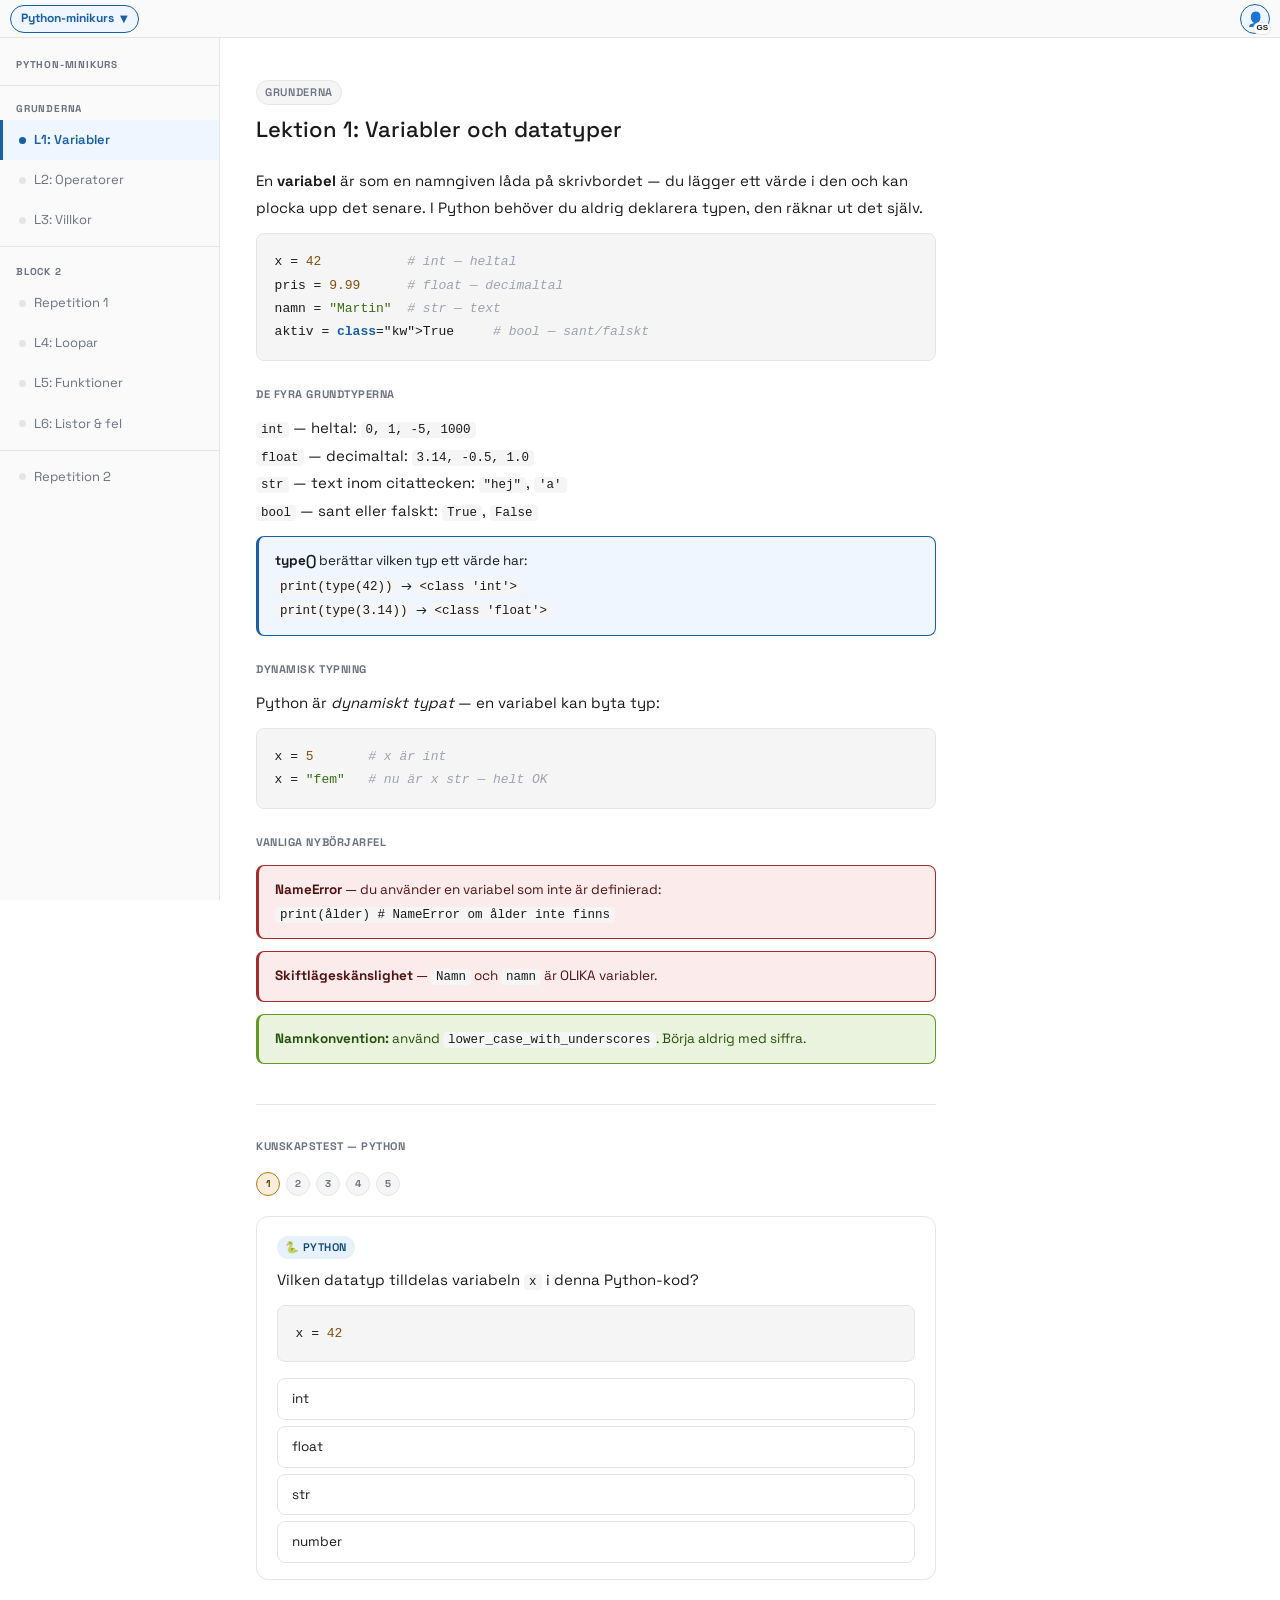
<file: python-minikurs.html>
<!DOCTYPE html>
<html lang="sv">
<head>
<meta charset="UTF-8">
<meta name="viewport" content="width=device-width, initial-scale=1.0">
<title>Python-minikurs — Nackademin</title>
<style>
@import url("https://fonts.googleapis.com/css2?family=Space+Grotesk:wght@400;500;600;700&display=swap");
/* ── Reset ── */
*,*::before,*::after{box-sizing:border-box;margin:0;padding:0}
html{scroll-behavior:smooth}

/* ── Tokens ── */
:root{
  --bg:#ffffff;--bg2:#fafafa;--bg3:#f5f5f5;
  --text:#1a1a1a;--text2:#6b7280;
  --border:#e5e5e5;
  --acc:#185FA5;--acc-l:#EFF6FF;
  --ok-bg:#EAF3DE;--ok-bd:#639922;--ok-tx:#27500A;
  --er-bg:#FCEBEB;--er-bd:#A32D2D;--er-tx:#501313;
  --warn-bg:#FAEEDA;--warn-bd:#BA7517;--warn-tx:#633806;
  --code-bg:#f5f5f5;
  --kw:#185FA5;--str-c:#3B6D11;--num-c:#854F0B;--cmt-c:#9ca3af;
  --nav-w:220px;--switch-h:38px;
}
@media(prefers-color-scheme:dark){
  :root{
    --bg:#1a1a1a;--bg2:#222222;--bg3:#2a2a2a;
    --text:#e5e5e5;--text2:#9ca3af;
    --border:#333333;
    --acc:#60a5fa;--acc-l:#1e3a5f;
    --ok-bg:#1a2e1a;--ok-bd:#4ade80;--ok-tx:#86efac;
    --er-bg:#2e1a1a;--er-bd:#f87171;--er-tx:#fca5a5;
    --warn-bg:#2e2010;--warn-bd:#fbbf24;--warn-tx:#fcd34d;
    --code-bg:#2a2a2a;
    --kw:#60a5fa;--str-c:#86efac;--num-c:#fcd34d;--cmt-c:#6b7280;
  }
}

/* ── Base ── */
body{font-family:"Space Grotesk",system-ui,-apple-system,sans-serif;background:var(--bg);color:var(--text);line-height:1.7;min-height:100vh;font-size:15px;padding-top:var(--switch-h)}
#app{display:flex;min-height:calc(100vh - var(--switch-h))}

/* ── Compact switch bar ── */
#switchbar{
  position:fixed;top:0;left:0;right:0;height:var(--switch-h);
  background:var(--bg2);border-bottom:1px solid var(--border);
  display:flex;align-items:center;gap:6px;padding:0 10px;z-index:60
}
.sw-menu{
  position:relative;
  z-index:70;
}
.sw-menu>summary{
  list-style:none;cursor:pointer;
  display:inline-flex;align-items:center;justify-content:center;white-space:nowrap;
  height:28px;padding:0 10px;border-radius:999px;border:1px solid var(--acc);
  background:var(--acc-l);color:var(--acc);font-size:12px;font-weight:700
}
.sw-menu>summary::-webkit-details-marker{display:none}
.sw-menu>summary::after{content:"▼";margin-left:6px;font-size:10px}
.sw-menu[open]>summary::after{content:"▲"}
.sw-menu-body{
  position:absolute;left:0;top:calc(100% + 6px);
  min-width:200px;padding:8px;
  background:var(--bg);border:1px solid var(--border);border-radius:10px;
  box-shadow:0 10px 22px rgb(15 23 42 / .14);
  display:grid;gap:6px;z-index:120
}
.sw-link{
  display:inline-flex;align-items:center;justify-content:flex-start;white-space:nowrap;
  min-height:30px;padding:0 10px;border-radius:999px;border:1px solid var(--border);
  background:var(--bg);color:var(--text2);font-size:12px;font-weight:600;text-decoration:none
}
.sw-link:hover{background:var(--bg3);color:var(--text)}
.sw-link.current{background:var(--acc-l);color:var(--acc);border-color:var(--acc);font-weight:700}
.sw-user{
  margin-left:auto;
  width:30px;height:30px;border-radius:999px;
  border:1px solid var(--acc);background:var(--acc-l);color:var(--acc);
  font-size:11px;font-weight:700;line-height:1;position:relative;
  display:inline-flex;align-items:center;justify-content:center;
  cursor:pointer;flex-shrink:0
}
.sw-user-icon{font-size:14px;line-height:1}
.sw-user-initial{
  position:absolute;right:-2px;bottom:-2px;
  min-width:13px;height:13px;border-radius:999px;
  border:1px solid var(--border);background:var(--bg);color:var(--text);
  font-size:8px;font-weight:700;display:inline-flex;align-items:center;justify-content:center;padding:0 2px
}
.sw-user:hover{filter:brightness(0.97)}

/* ── Sidebar ── */
#sidebar{
  width:var(--nav-w);background:var(--bg2);border-right:1px solid var(--border);
  position:sticky;top:var(--switch-h);height:calc(100vh - var(--switch-h));overflow-y:auto;flex-shrink:0
}
.nav-top{
  padding:18px 16px 12px;font-size:10px;font-weight:700;
  letter-spacing:.08em;text-transform:uppercase;color:var(--text2);
  border-bottom:1px solid var(--border);margin-bottom:4px
}
.nav-group{
  padding:10px 16px 3px;font-size:10px;font-weight:700;
  letter-spacing:.08em;text-transform:uppercase;color:var(--text2)
}
.nav-sep{height:1px;background:var(--border);margin:6px 0}
.nav-item{
  display:flex;align-items:center;gap:8px;padding:9px 16px;
  cursor:pointer;font-size:13px;color:var(--text2);
  border-left:3px solid transparent;
  transition:background .12s,color .12s;user-select:none
}
.nav-item:hover{background:var(--bg3);color:var(--text)}
.nav-item.active{
  border-left-color:var(--acc);color:var(--acc);
  background:var(--acc-l);font-weight:600
}
.nav-dot{
  width:7px;height:7px;border-radius:50%;
  background:var(--border);flex-shrink:0;transition:background .2s
}
.nav-item.done .nav-dot{background:var(--ok-bd)}
.nav-item.active .nav-dot{background:var(--acc)}

/* ── Main content ── */
#main{flex:1;padding:2.5rem 2.25rem;min-width:0}
#main-inner{max-width:680px}

/* ── Section header ── */
.sec-badge{
  display:inline-block;padding:2px 8px;
  background:var(--bg3);border:1px solid var(--border);border-radius:20px;
  font-size:11px;font-weight:600;letter-spacing:.06em;text-transform:uppercase;
  color:var(--text2);margin-bottom:10px
}
.sec-title{font-size:22px;font-weight:500;margin-bottom:1.5rem;line-height:1.3;color:var(--text)}

/* ── Lesson body ── */
.lesson-body{line-height:1.8;margin-bottom:2.5rem;color:var(--text)}
.lesson-body p{margin-bottom:.75rem;color:var(--text)}
.lesson-body h3{
  font-size:11px;font-weight:700;text-transform:uppercase;
  letter-spacing:.05em;color:var(--text2);margin:1.5rem 0 .6rem
}
.lesson-body ul{padding-left:1.2rem;margin-bottom:.75rem}
.lesson-body li{margin-bottom:.25rem}

/* ── Typography ── */
pre,code{font-family:ui-monospace,'SF Mono','Cascadia Code',Consolas,monospace}
code{
  background:var(--code-bg);padding:1px 5px;border-radius:4px;
  font-size:12.5px;color:var(--text)
}
pre{
  background:var(--code-bg);padding:1rem 1.1rem;border-radius:8px;
  overflow-x:auto;font-size:13px;line-height:1.8;
  margin:.75rem 0 1rem;border:1px solid var(--border);color:var(--text)
}
pre code{background:none;padding:0;font-size:inherit;color:inherit}

/* ── Syntax highlight spans ── */
.kw{color:var(--kw);font-weight:600}
.str{color:var(--str-c)}
.num{color:var(--num-c)}
.cmt{color:var(--cmt-c);font-style:italic}

/* ── Info boxes ── */
.ibox{
  background:var(--acc-l);border:1px solid var(--acc);
  border-left:3px solid var(--acc);border-radius:8px;
  padding:.75rem 1rem;margin:.75rem 0;font-size:13.5px;color:var(--text)
}
.okbox{
  background:var(--ok-bg);border:1px solid var(--ok-bd);
  border-left:3px solid var(--ok-bd);border-radius:8px;
  padding:.75rem 1rem;margin:.75rem 0;font-size:13.5px;color:var(--ok-tx)
}
.errbox{
  background:var(--er-bg);border:1px solid var(--er-bd);
  border-left:3px solid var(--er-bd);border-radius:8px;
  padding:.75rem 1rem;margin:.75rem 0;font-size:13.5px;color:var(--er-tx)
}

/* ── Range lab ── */
.lab{
  background:var(--bg2);border:1px solid var(--border);
  border-radius:12px;padding:1rem 1.25rem;margin:1rem 0
}
.lab-h{
  font-size:10px;font-weight:700;text-transform:uppercase;
  letter-spacing:.07em;color:var(--text2);margin-bottom:1rem
}
.lab-row{display:flex;align-items:center;gap:10px;margin-bottom:8px;font-size:13.5px}
.lab-row label{font-family:monospace;font-weight:700;min-width:52px;color:var(--acc)}
.lab-row input[type=range]{flex:1;accent-color:var(--acc)}
.lab-row .lv{font-family:monospace;font-weight:700;min-width:26px;text-align:right;color:var(--acc)}
.lab-out{
  background:var(--code-bg);border:1px solid var(--border);
  border-radius:8px;padding:.75rem 1rem;
  font-family:monospace;font-size:13px;margin-top:.5rem;min-height:52px
}
.lab-expr{color:var(--acc);margin-bottom:5px;font-weight:700}
.lab-res{color:var(--ok-tx)}

/* ── Quiz section ── */
.quiz-wrap{
  border-top:1px solid var(--border);
  padding-top:2rem;margin-top:.5rem
}
.quiz-h{
  font-size:11px;font-weight:700;text-transform:uppercase;
  letter-spacing:.05em;color:var(--text2);margin-bottom:1rem
}

/* ── Progress dots ── */
.dots{display:flex;gap:6px;flex-wrap:wrap;margin-bottom:1.25rem;align-items:center}
.dot-wrap{position:relative;display:inline-flex}
.dot{
  width:24px;height:24px;border-radius:50%;
  border:1px solid var(--border);background:var(--bg3);
  cursor:default;display:flex;align-items:center;justify-content:center;
  font-size:10px;font-weight:700;
  transition:transform .15s ease-out,border-color .15s;
  color:var(--text2);flex-shrink:0
}
.dot.cur{
  background:var(--warn-bg);border-color:var(--warn-bd);
  color:var(--warn-tx)
}
.dot.ok{
  background:var(--ok-bg);border-color:var(--ok-bd);
  color:var(--ok-tx);cursor:pointer
}
.dot.fail{
  background:var(--er-bg);border-color:var(--er-bd);
  color:var(--er-tx);cursor:pointer
}
.dot.ok:hover,.dot.fail:hover{transform:scale(1.15)}
.dot.extra{border-style:dashed}
/* Tooltip */
.dot-tip{
  display:none;position:absolute;bottom:calc(100% + 6px);left:50%;
  transform:translateX(-50%);
  background:var(--bg);border:1px solid var(--border);
  border-radius:6px;padding:4px 8px;
  font-size:11px;white-space:nowrap;color:var(--text);
  pointer-events:none;z-index:10;box-shadow:0 2px 8px rgba(0,0,0,.08)
}
.dot-wrap:hover .dot-tip{display:block}

/* ── Question card ── */
.qcard{
  border:1px solid var(--border);border-radius:12px;
  padding:1rem 1.25rem;margin-bottom:.75rem;background:var(--bg)
}
.qcard.review-mode{opacity:.8}
.python-badge{
  display:inline-block;padding:2px 8px;
  background:#E6F1FB;border-radius:20px;
  font-size:11px;font-weight:600;color:#0C447C;
  letter-spacing:.04em;text-transform:uppercase;margin-bottom:.6rem
}
.extra-badge{
  display:inline-block;padding:2px 8px;
  background:var(--warn-bg);border-radius:20px;
  font-size:11px;font-weight:600;color:var(--warn-tx);
  letter-spacing:.04em;text-transform:uppercase;margin-bottom:.6rem
}
@media(prefers-color-scheme:dark){
  .python-badge{background:#0c2340;color:#7db8f7}
}
.qtxt{font-size:15px;font-weight:400;line-height:1.65;margin-bottom:.5rem;color:var(--text)}
.qcode{margin:.5rem 0}

/* ── Options ── */
.opts{display:grid;gap:6px;margin-top:.75rem}
.opt{
  display:block;width:100%;text-align:left;
  padding:10px 14px;background:var(--bg);
  border:1px solid var(--border);border-radius:8px;
  cursor:pointer;font-size:13.5px;font-family:inherit;
  color:var(--text);transition:background .12s,border-color .12s;line-height:1.45
}
.opt:hover:not(:disabled){background:var(--bg3)}
.opt.sel-ok{background:var(--ok-bg);border-color:var(--ok-bd);color:var(--ok-tx);font-weight:600}
.opt.sel-fail{background:var(--er-bg);border-color:var(--er-bd);color:var(--er-tx);font-weight:600}
.opt.show-ok{background:var(--ok-bg);border-color:var(--ok-bd);color:var(--ok-tx)}
.opt:disabled{cursor:default}

/* ── Feedback ── */
.fb{margin-top:.75rem;padding:.75rem 1rem;border-radius:8px;font-size:13.5px;line-height:1.7}
.fb.ok{background:var(--ok-bg);border-left:3px solid var(--ok-bd);color:var(--ok-tx)}
.fb.fail{background:var(--er-bg);border-left:3px solid var(--er-bd);color:var(--er-tx)}
.fb-title{font-weight:700;font-size:14px;margin-bottom:4px}

/* ── Buttons ── */
.btn-next{
  margin-top:.75rem;padding:8px 18px;
  background:var(--bg);color:var(--text);
  border:1px solid var(--border);border-radius:8px;
  cursor:pointer;font-size:13px;font-family:inherit;
  transition:background .12s;
}
.btn-next:hover{background:var(--bg3)}
.btn-go{
  padding:9px 24px;background:var(--bg);color:var(--ok-tx);
  border:1px solid var(--ok-bd);border-radius:8px;
  cursor:pointer;font-size:14px;font-family:inherit;
  transition:background .12s
}
.btn-go:hover{background:#C0DD97;color:var(--ok-tx)}
@media(prefers-color-scheme:dark){
  .btn-go:hover{background:#1f4a1f}
}

/* ── Done panel ── */
.done-panel{
  margin-top:1.5rem;padding:1.5rem;
  background:var(--ok-bg);border:1px solid var(--ok-bd);
  border-radius:12px;text-align:center
}
.done-panel h3{font-size:20px;font-weight:500;color:var(--ok-tx);margin-bottom:.5rem}
.done-panel p{color:var(--ok-tx);margin-bottom:1rem;font-size:14px}

/* ── Result list ── */
.res-item{display:flex;gap:10px;padding:9px 0;border-bottom:1px solid var(--border);font-size:13.5px}
.res-icon{flex-shrink:0;margin-top:2px}
.res-q{flex:1;color:var(--text)}

/* ── Mobile ── */
@media(max-width:768px){
  :root{--switch-h:34px}
  #app{flex-direction:column}
  #sidebar{
    width:100%;height:auto;position:static;
    display:flex;overflow-x:auto;overflow-y:hidden;
    padding:6px 8px;gap:4px;flex-wrap:nowrap;
    border-right:none;border-bottom:1px solid var(--border)
  }
  .nav-top,.nav-sep,.nav-group{display:none}
  .nav-item{
    white-space:nowrap;padding:6px 11px;border-left:none;
    border-radius:6px;border-bottom:2px solid transparent;font-size:12px
  }
  .nav-item.active{border-left:none;border-bottom-color:var(--acc);background:var(--acc-l)}
  .nav-dot{display:none}
  #main{padding:1rem}
  #main-inner{max-width:100%}
  .sec-title{font-size:20px}
  pre{font-size:12px}
  .dot{width:20px;height:20px;font-size:9px}
  .opt{font-size:13px}
  #switchbar{padding:0 8px;gap:5px}
  .sw-menu>summary{height:24px;padding:0 8px;font-size:11px}
  .sw-menu-body{min-width:180px}
  .sw-link{min-height:26px;padding:0 8px;font-size:11px}
  .sw-user{width:24px;height:24px}
  .sw-user-icon{font-size:11px}
  .sw-user-initial{min-width:11px;height:11px;font-size:7px}
}
</style>
</head>
<body>
<div id="switchbar">
  <details class="sw-menu">
    <summary>Python-minikurs</summary>
    <div class="sw-menu-body">
      <a class="sw-link" href="./?view=overview">YH Prep: Översikt</a>
      <a class="sw-link" href="./?view=bank&track=prog1a">YH Prep: Frågebank (Prog)</a>
      <a class="sw-link" href="./?view=mock">YH Prep: Mockprov</a>
      <a class="sw-link current" href="./python-minikurs.html">Python-minikurs</a>
    </div>
  </details>
  <button id="user-avatar" class="sw-user" title="Byt användare">
    <span class="sw-user-icon" aria-hidden="true">👤</span>
    <span id="sw-user-initial" class="sw-user-initial">G</span>
  </button>
</div>
<div id="app">
  <nav id="sidebar"></nav>
  <main id="main"></main>
</div>
<script>
// ================================================================
// COURSE DATA
// ================================================================
const SECTIONS = [

// ----------------------------------------------------------------
// LEKTION 1
// ----------------------------------------------------------------
{
  id:'l1', type:'lesson', navTitle:'L1: Variabler', badge:'Grunderna',
  title:'Lektion 1: Variabler och datatyper',
  body:`
<p>En <strong>variabel</strong> är som en namngiven låda på skrivbordet — du lägger ett värde i den och kan plocka upp det senare. I Python behöver du aldrig deklarera typen, den räknar ut det själv.</p>
<pre><code>x = 42           # int — heltal
pris = 9.99      # float — decimaltal
namn = "Martin"  # str — text
aktiv = True     # bool — sant/falskt</code></pre>
<h3>De fyra grundtyperna</h3>
<p><code>int</code> — heltal: <code>0, 1, -5, 1000</code><br>
<code>float</code> — decimaltal: <code>3.14, -0.5, 1.0</code><br>
<code>str</code> — text inom citattecken: <code>"hej"</code>, <code>'a'</code><br>
<code>bool</code> — sant eller falskt: <code>True</code>, <code>False</code></p>
<div class="ibox"><strong>type()</strong> berättar vilken typ ett värde har:<br>
<code>print(type(42))</code> → <code>&lt;class 'int'&gt;</code><br>
<code>print(type(3.14))</code> → <code>&lt;class 'float'&gt;</code></div>
<h3>Dynamisk typning</h3>
<p>Python är <em>dynamiskt typat</em> — en variabel kan byta typ:</p>
<pre><code>x = 5       # x är int
x = "fem"   # nu är x str — helt OK</code></pre>
<h3>Vanliga nybörjarfel</h3>
<div class="errbox"><strong>NameError</strong> — du använder en variabel som inte är definierad:<br>
<code>print(ålder)  # NameError om ålder inte finns</code></div>
<div class="errbox"><strong>Skiftlägeskänslighet</strong> — <code>Namn</code> och <code>namn</code> är OLIKA variabler.</div>
<div class="okbox"><strong>Namnkonvention:</strong> använd <code>lower_case_with_underscores</code>. Börja aldrig med siffra.</div>`,
  questions:[
    {
      txt:'Vilken datatyp tilldelas variabeln <code>x</code> i denna Python-kod?',
      code:'x = 42',
      opts:['int','float','str','number'],
      ok:0,
      why:[
        '✓ Rätt! 42 är ett heltal utan decimalpunkt — Python ger det automatiskt typen <code>int</code>.',
        '✗ <code>float</code> används för decimaltal som <code>42.0</code>. Utan decimalpunkt blir 42 en <code>int</code>.',
        '✗ <code>str</code> kräver citattecken: <code>x = "42"</code>. Utan citattecken tolkas 42 som ett heltal.',
        '✗ Python har ingen typ som heter <code>number</code>. Heltal kallas <code>int</code> och decimaltal kallas <code>float</code>.'
      ],
      extra:{
        txt:'Träningsuppgift: Vilken datatyp har variabeln <code>y</code>?',
        code:'y = 3.14',
        opts:['float','int','double','str'],
        ok:0,
        why:[
          '✓ Rätt! 3.14 har en decimalpunkt — Python ger det typen <code>float</code>.',
          '✗ <code>int</code> är enbart heltal utan decimalpunkt. 3.14 innehåller en punkt och är alltså <code>float</code>.',
          '✗ Python har ingen typ som heter <code>double</code>. Decimaltal kallas <code>float</code>.',
          '✗ <code>str</code> kräver citattecken runt sig. <code>y = 3.14</code> är ett decimaltal, inte text.'
        ]
      }
    },
    {
      txt:'Vad skriver följande Python-kod ut?',
      code:'print(type("hej"))',
      opts:["&lt;class 'str'&gt;",'str','"hej"','string'],
      ok:0,
      why:[
        "✓ Rätt! <code>type()</code> returnerar ett klassobjekt. I Python 3 visas det som <code>&lt;class 'str'&gt;</code>.",
        "✗ <code>type()</code> returnerar inte bara texten 'str' utan ett klassobjekt: <code>&lt;class 'str'&gt;</code>.",
        '✗ <code>type()</code> returnerar typen av värdet, inte värdet självt. "hej" är vad vi skickar in, inte vad som skrivs ut.',
        "✗ Python kallar texttypen <code>str</code>, inte <code>string</code>. Och <code>type()</code> ger ett klassobjekt, inte ett namn."
      ],
      extra:{
        txt:'Träningsuppgift: Vad skriver denna Python-kod ut?',
        code:'print(type(True))',
        opts:["&lt;class 'bool'&gt;",'bool','True',"&lt;class 'int'&gt;"],
        ok:0,
        why:[
          "✓ Rätt! <code>True</code> har typen <code>bool</code>. <code>type()</code> returnerar <code>&lt;class 'bool'&gt;</code>.",
          "✗ <code>type()</code> returnerar ett klassobjekt, inte bara strängen 'bool'.",
          '✗ <code>True</code> är värdet vi skickar in till <code>type()</code>, inte utskriften.',
          '✗ <code>bool</code> är visserligen en underklass till <code>int</code> i Python, men <code>type(True)</code> ger ändå <code>bool</code>, inte <code>int</code>.'
        ]
      }
    },
    {
      txt:'Vilket av dessa är ett giltigt variabelnamn i Python?',
      code:null,
      opts:['min_ålder','1ålder','min-ålder','min ålder'],
      ok:0,
      why:[
        '✓ Rätt! <code>min_ålder</code> börjar med en bokstav och innehåller bara bokstäver och understreck — helt OK.',
        '✗ <code>1ålder</code> börjar med en siffra, vilket är förbjudet. Python ger <code>SyntaxError</code>.',
        '✗ <code>min-ålder</code> innehåller ett minustecken som Python tolkar som subtraktionsoperatorn, inte som namnets del.',
        '✗ Mellanslag är aldrig tillåtet i ett variabelnamn. Använd understreck: <code>min_ålder</code>.'
      ],
      extra:{
        txt:'Träningsuppgift: Vilket av dessa är ett giltigt Python-variabelnamn?',
        code:null,
        opts:['_räknare','2räknare','räkn-are','räkn are'],
        ok:0,
        why:[
          '✓ Rätt! Understreck i början är tillåtet. <code>_räknare</code> är ett giltigt variabelnamn.',
          '✗ Variabelnamn får aldrig börja med en siffra. Python ger <code>SyntaxError</code>.',
          '✗ Bindestreck är inte tillåtet — Python tolkar det som minus-operator.',
          '✗ Mellanslag är aldrig tillåtet i ett variabelnamn.'
        ]
      }
    },
    {
      txt:'Vad skriver följande Python-kod ut?',
      code:'aktiv = True\nprint(not aktiv)',
      opts:['False','True','not True','Error'],
      ok:0,
      why:[
        '✓ Rätt! <code>not</code> vänder på ett boolskt värde. <code>not True</code> ger <code>False</code>.',
        '✗ <code>not</code> inverterar värdet. <code>aktiv</code> är <code>True</code>, så <code>not aktiv</code> ger <code>False</code>.',
        '✗ Python utvärderar <code>not aktiv</code> och skriver ut resultatet (<code>False</code>), inte textsträngen "not True".',
        '✗ Det finns inget fel. <code>not</code> är en giltig logisk operator för boolska värden.'
      ],
      extra:{
        txt:'Träningsuppgift: Vad skriver följande Python-kod ut?',
        code:'print(not False)',
        opts:['True','False','not False','Error'],
        ok:0,
        why:[
          '✓ Rätt! <code>not False</code> vänder på <code>False</code> och ger <code>True</code>.',
          '✗ <code>not</code> inverterar. <code>not False</code> ger det motsatta av <code>False</code>, alltså <code>True</code>.',
          '✗ Python utvärderar uttrycket och skriver ut resultatet, inte texten "not False".',
          '✗ Det finns inget fel. <code>not</code> är en giltig logisk operator.'
        ]
      }
    },
    {
      txt:'Vad skriver följande Python-kod ut?',
      code:'x = 5\nx = x + 1\nprint(x)',
      opts:['6','5','x + 1','Error'],
      ok:0,
      why:[
        '✓ Rätt! Rad 1: x = 5. Rad 2: högerledet beräknas (5+1=6) och lagras i x. Rad 3: skriver ut 6.',
        '✗ <code>x</code> uppdateras på rad 2. <code>x + 1</code> beräknas till 6 och det nya värdet lagras i <code>x</code>.',
        '✗ Python utvärderar <code>x + 1</code> matematiskt (till 6) och lagrar resultatet — inte texten.',
        '✗ Det finns inget fel. Det är helt giltigt att tilldela en variabel ett nytt värde baserat på det gamla.'
      ],
      extra:{
        txt:'Träningsuppgift: Vad skriver följande Python-kod ut?',
        code:'n = 10\nn = n * 2\nprint(n)',
        opts:['20','10','n * 2','Error'],
        ok:0,
        why:[
          '✓ Rätt! n börjar som 10. Rad 2 beräknar 10×2=20 och lagrar i n. Utskriften blir 20.',
          '✗ n uppdateras till 20 på rad 2. Det gamla värdet 10 skrivs inte ut.',
          '✗ Python beräknar <code>n * 2</code> till 20 och lagrar det — inte textsträngen.',
          '✗ Det är giltig Python. En variabel kan alltid tilldelas ett nytt beräknat värde.'
        ]
      }
    }
  ]
},

// ----------------------------------------------------------------
// LEKTION 2
// ----------------------------------------------------------------
{
  id:'l2', type:'lesson', navTitle:'L2: Operatorer', badge:'Grunderna',
  title:'Lektion 2: Operatorer',
  body:`
<p>Operatorer är symboler som utför beräkningar eller jämförelser på värden.</p>
<h3>Matematiska operatorer</h3>
<pre><code>10 + 3   # 13   addition
10 - 3   # 7    subtraktion
10 * 3   # 30   multiplikation
10 / 3   # 3.333...  division (ger alltid float)
10 // 3  # 3    heltalsdivision (avrundar nedåt)
10 % 3   # 1    modulus (resten efter division)
2 ** 3   # 8    upphöjt till</code></pre>
<div class="ibox"><strong>Modulus %</strong> — tänk klockan: 14 % 12 = 2 (det som "är kvar"). Används ofta för att kolla om ett tal är jämnt: <code>x % 2 == 0</code></div>
<h3>Jämförelseoperatorer</h3>
<pre><code>x == y   # lika med (två likhetstecken!)
x != y   # inte lika med
x > y    # större än
x < y    # mindre än
x >= y   # större än eller lika med
x <= y   # mindre än eller lika med</code></pre>
<div class="errbox"><strong>Vanligt misstag:</strong> <code>=</code> är tilldelning, <code>==</code> är jämförelse. <code>if x = 5:</code> ger <code>SyntaxError</code>.</div>
<h3>Logiska operatorer</h3>
<pre><code>True and False  # False  (båda måste vara True)
True or False   # True   (minst en måste vara True)
not True        # False  (vänder på värdet)</code></pre>`,
  questions:[
    {
      txt:'Vad returnerar följande Python-uttryck?',
      code:'10 % 3',
      opts:['1','3','3.33','0'],
      ok:0,
      why:[
        '✓ Rätt! % är modulus — resten efter heltalsdivision. 10 = 3×3 + 1, så resten är 1.',
        '✗ 3 är kvoten (hur många gånger 3 går i 10), inte resten. % ger resten, inte kvoten.',
        '✗ 3.33 är resultatet av vanlig division (10/3). Modulus % ger alltid ett heltal — resten.',
        '✗ 0 skulle innebära att 10 är jämnt delbart med 3, men 3×3=9 och 3×4=12 — 10 är inte delbart med 3.'
      ],
      extra:{
        txt:'Träningsuppgift: Vad returnerar följande Python-uttryck?',
        code:'17 % 5',
        opts:['2','3','5','1'],
        ok:0,
        why:[
          '✓ Rätt! 17 = 5×3 + 2. Resten är 2.',
          '✗ Kontrollera: 5×3=15, 17-15=2. Resten är 2, inte 3.',
          '✗ 5 är divisorn, inte resten. % ger resten efter division.',
          '✗ 17 = 5×3 + 2. Resten är 2, inte 1.'
        ]
      }
    },
    {
      txt:'Vad returnerar följande Python-uttryck?',
      code:'10 // 3',
      opts:['3','3.33','4','1'],
      ok:0,
      why:[
        '✓ Rätt! // är heltalsdivision — avrundar alltid nedåt. 10/3 = 3.33, avrundat nedåt = 3.',
        '✗ 3.33 är resultatet av vanlig division (<code>/</code>). Dubbelt snedstreck <code>//</code> ger heltal, avrundat nedåt.',
        '✗ 4 vore avrundning uppåt. <code>//</code> avrundar alltid NEDÅT. 10/3 = 3.33 → nedåt = 3.',
        '✗ 1 är resten (modulus). <code>//</code> ger kvoten (hur många hela gånger 3 ryms i 10).'
      ],
      extra:{
        txt:'Träningsuppgift: Vad returnerar följande Python-uttryck?',
        code:'15 // 4',
        opts:['3','4','3.75','1'],
        ok:0,
        why:[
          '✓ Rätt! 15/4 = 3.75, avrundat nedåt = 3. Det är vad <code>//</code> gör.',
          '✗ 4 är divisorn. 15//4 = 3 (hur många gånger 4 ryms helt i 15).',
          '✗ 3.75 är resultatet av vanlig division (<code>/</code>). <code>//</code> returnerar heltal.',
          '✗ 1 är inte svaret här. 15 = 4×3 + 3, så kvoten är 3 och resten är 3.'
        ]
      }
    },
    {
      txt:'Vad skriver följande Python-kod ut?',
      code:'x = 5\nprint(x == 5)',
      opts:['True','False','5','Error'],
      ok:0,
      why:[
        '✓ Rätt! <code>==</code> jämför om två värden är lika. x är 5 och vi jämför med 5 — de är lika, alltså <code>True</code>.',
        '✗ Värdena är lika (x=5 och vi jämför med 5), så <code>==</code> ger <code>True</code>, inte <code>False</code>.',
        '✗ <code>print(x == 5)</code> skriver ut resultatet av jämförelsen (<code>True</code>), inte värdet på x.',
        '✗ Det finns inget fel. <code>==</code> är en giltig jämförelseoperator i Python.'
      ],
      extra:{
        txt:'Träningsuppgift: Vad skriver följande Python-kod ut?',
        code:'y = 7\nprint(y != 10)',
        opts:['True','False','7','Error'],
        ok:0,
        why:[
          '✓ Rätt! <code>!=</code> betyder "inte lika med". 7 är inte 10, alltså är påståendet sant: <code>True</code>.',
          '✗ <code>!=</code> är "inte lika med". 7 ≠ 10, så uttrycket är sant (<code>True</code>), inte <code>False</code>.',
          '✗ <code>print(y != 10)</code> skriver ut resultatet av jämförelsen, inte värdet på y.',
          '✗ Det finns inget fel. <code>!=</code> är en giltig jämförelseoperator.'
        ]
      }
    },
    {
      txt:'Vad är värdet av följande Python-uttryck?',
      code:'True and False',
      opts:['False','True','None','Error'],
      ok:0,
      why:[
        '✓ Rätt! <code>and</code> kräver att BÅDA sidor är <code>True</code>. Här är ena sidan <code>False</code>, så resultatet är <code>False</code>.',
        '✗ <code>and</code> kräver att BÅDA är sanna. En sida är <code>False</code>, så helheten är <code>False</code>.',
        '✗ <code>and</code> returnerar ett boolskt värde (<code>True</code> eller <code>False</code>), inte <code>None</code>.',
        '✗ Det finns inget fel. <code>and</code> är en giltig logisk operator i Python.'
      ],
      extra:{
        txt:'Träningsuppgift: Vad är värdet av följande Python-uttryck?',
        code:'False or True',
        opts:['True','False','None','Error'],
        ok:0,
        why:[
          '✓ Rätt! <code>or</code> kräver att MINST EN sida är <code>True</code>. Här är ena sidan <code>True</code>, så resultatet är <code>True</code>.',
          '✗ <code>or</code> räcker med att EN sida är sann. Här är <code>True</code> på höger sida, så helheten är <code>True</code>.',
          '✗ <code>or</code> returnerar ett boolskt värde, inte <code>None</code>.',
          '✗ Det finns inget fel. <code>or</code> är en giltig logisk operator.'
        ]
      }
    },
    {
      txt:'Vad skriver följande Python-kod ut?',
      code:'x = 10\ny = 3\nprint(x > 5 and y < 2)',
      opts:['False','True','Error','None'],
      ok:0,
      why:[
        '✓ Rätt! <code>x > 5</code> → True (10 > 5). <code>y < 2</code> → False (3 < 2 är falskt). True and False = <code>False</code>.',
        '✗ Dela upp: <code>x > 5</code> är True, men <code>y < 2</code> är False (3 är inte mindre än 2). True AND False = False.',
        '✗ Koden är syntaktiskt korrekt. Beräkningar med <code>and</code> och jämförelseoperatorer fungerar i Python.',
        '✗ <code>print()</code> med ett boolskt uttryck skriver ut <code>True</code> eller <code>False</code>, inte <code>None</code>.'
      ],
      extra:{
        txt:'Träningsuppgift: Vad skriver följande Python-kod ut?',
        code:'a = 8\nb = 4\nprint(a > 5 or b > 10)',
        opts:['True','False','Error','None'],
        ok:0,
        why:[
          '✓ Rätt! <code>a > 5</code> → True. <code>b > 10</code> → False. True or False = <code>True</code>. (or räcker med en sant.)',
          '✗ <code>or</code> kräver bara EN sann sida. <code>a > 5</code> är True, så hela uttrycket är True.',
          '✗ Koden är korrekt Python. Beräkningarna körs utan problem.',
          '✗ <code>print()</code> med ett boolskt uttryck skriver ut True eller False.'
        ]
      }
    }
  ]
},

// ----------------------------------------------------------------
// LEKTION 3
// ----------------------------------------------------------------
{
  id:'l3', type:'lesson', navTitle:'L3: Villkor', badge:'Grunderna',
  title:'Lektion 3: Villkor — if, elif, else',
  body:`
<p>Villkor låter programmet ta olika vägar beroende på om ett uttryck är sant eller falskt.</p>
<pre><code>ålder = 20

if ålder >= 18:
    print("Du får rösta")
elif ålder >= 16:
    print("Du får cykla utan hjälm")
else:
    print("Du är ung")</code></pre>
<div class="ibox"><strong>Indentering är kod i Python!</strong> Allt som ska köras inuti ett if-block måste ha 4 mellanslags indrag. Python tvingar dig till läsbar kod.</div>
<h3>Hur det fungerar</h3>
<p>Python testar villkoren uppifrån och ned. Det första blocket vars villkor är <code>True</code> körs — sedan hoppas resten över. <code>else</code> körs bara om inget villkor ovan var sant.</p>
<pre><code>x = 7
if x > 10:
    print("A")      # hoppas över
elif x > 5:
    print("B")      # körs! (7 > 5)
else:
    print("C")      # hoppas över</code></pre>
<h3>Kombinera villkor</h3>
<pre><code>if ålder >= 18 and medborgarskap == "SE":
    print("Du får rösta i riksdagsvalet")</code></pre>
<div class="errbox"><strong>Vanligt misstag:</strong> <code>if x = 5:</code> ger SyntaxError. Det är <code>==</code> (jämförelse) som gäller i ett villkor, inte <code>=</code> (tilldelning).</div>
<div class="okbox"><strong>Sant/falskt i Python:</strong> <code>0</code>, <code>""</code>, <code>[]</code> och <code>None</code> är "falsy" — behandlas som False i ett if-block.</div>`,
  questions:[
    {
      txt:'Vad skriver följande Python-kod ut?',
      code:'x = 10\nif x > 5:\n    print("stor")\nelse:\n    print("liten")',
      opts:['"stor"','"liten"','Error','10'],
      ok:0,
      why:[
        '✓ Rätt! x är 10 och 10 > 5 är sant, så if-blocket körs och skriver ut "stor".',
        '✗ else-blocket körs bara om villkoret är falskt. 10 > 5 är sant, så if-blocket körs och "stor" skrivs ut.',
        '✗ Koden är syntaktiskt korrekt. Indenteringen är rätt och villkoret är giltigt.',
        '✗ <code>print("stor")</code> skriver ut texten "stor", inte värdet på x.'
      ],
      extra:{
        txt:'Träningsuppgift: Vad skriver följande Python-kod ut?',
        code:'y = 3\nif y > 10:\n    print("hög")\nelse:\n    print("låg")',
        opts:['"låg"','"hög"','Error','3'],
        ok:0,
        why:[
          '✓ Rätt! 3 > 10 är falskt, så else-blocket körs och "låg" skrivs ut.',
          '✗ 3 > 10 är falskt. If-blocket körs inte. Else-blocket körs och skriver ut "låg".',
          '✗ Koden är korrekt Python med rätt indentering.',
          '✗ <code>print("låg")</code> skriver ut texten "låg", inte värdet på y.'
        ]
      }
    },
    {
      txt:'Vad är felet i följande Python-kod?',
      code:'x = 5\nif x = 5:\n    print("fem")',
      opts:['= ska vara == i if-villkoret','Indenteringen är fel','print ska ha stort P','Inget fel'],
      ok:0,
      why:[
        '✓ Rätt! I ett if-villkor används <code>==</code> (jämförelse). Ett ensamt <code>=</code> är tilldelning och ger SyntaxError.',
        '✗ Indenteringen är korrekt (4 mellanslag). Felet är på rad 2: <code>=</code> ska vara <code>==</code>.',
        '✗ <code>print</code> är korrekt med liten bokstav. Python är skiftlägeskänsligt — Print (med stor P) skulle ge NameError.',
        '✗ Det finns ett fel: <code>if x = 5:</code> är ogiltig syntax. Det ska vara <code>if x == 5:</code>.'
      ],
      extra:{
        txt:'Träningsuppgift: Vad är felet i följande Python-kod?',
        code:'namn = "Anna"\nif namn = "Anna":\n    print("hej Anna")',
        opts:['= ska vara == i if-villkoret','Strängar kan inte jämföras','Saknas else-block','Inget fel'],
        ok:0,
        why:[
          '✓ Rätt! <code>if namn = "Anna":</code> ger SyntaxError. I villkor används <code>==</code>, inte <code>=</code>.',
          '✗ Strängar kan mycket väl jämföras med <code>==</code>. Det är <code>=</code> i villkoret som är problemet.',
          '✗ else är alltid valfritt. Man behöver inte ha else efter ett if.',
          '✗ Det finns ett fel: <code>=</code> i villkoret ska vara <code>==</code>.'
        ]
      }
    },
    {
      txt:'Vad skriver följande Python-kod ut?',
      code:'x = 7\nif x > 10:\n    print("A")\nelif x > 5:\n    print("B")\nelse:\n    print("C")',
      opts:['"B"','"A"','"C"','"A" och "B"'],
      ok:0,
      why:[
        '✓ Rätt! x=7. Villkor 1: 7>10 är falskt. Villkor 2: 7>5 är sant → "B" skrivs ut. Resten hoppas över.',
        '✗ 7>10 är falskt, så "A" skrivs inte ut. Python hoppar till elif.',
        '✗ "C" skrivs bara ut om BÅDA villkoren är falska. Men elif-villkoret 7>5 är sant, så "C" hoppas över.',
        '✗ I if/elif/else körs max ETT block — det första vars villkor är sant. Aldrig flera.'
      ],
      extra:{
        txt:'Träningsuppgift: Vad skriver följande Python-kod ut?',
        code:'p = 85\nif p >= 90:\n    print("A")\nelif p >= 70:\n    print("B")\nelse:\n    print("C")',
        opts:['"B"','"A"','"C"','"A" och "B"'],
        ok:0,
        why:[
          '✓ Rätt! p=85. 85>=90 är falskt. 85>=70 är sant → "B" skrivs ut.',
          '✗ 85>=90 är falskt, så "A" skrivs inte ut.',
          '✗ "C" skrivs bara ut om båda villkoren är falska. Här är elif-villkoret sant.',
          '✗ Bara ett block kan köras i en if/elif/else-kedja.'
        ]
      }
    },
    {
      txt:'Vad skriver följande Python-kod ut?',
      code:'x = 5\ny = 10\nif x > 3 and y > 8:\n    print("ja")\nelse:\n    print("nej")',
      opts:['"ja"','"nej"','Error','True'],
      ok:0,
      why:[
        '✓ Rätt! x>3 → True. y>8 → True. True and True = True → if-blocket körs → "ja".',
        '✗ Båda villkoren är sanna (5>3 och 10>8), alltså är and-uttrycket True och "ja" skrivs ut.',
        '✗ Koden är giltig Python. Kombinerade villkor med <code>and</code> fungerar felfritt.',
        '✗ <code>print("ja")</code> skriver ut texten "ja", inte boolskt True.'
      ],
      extra:{
        txt:'Träningsuppgift: Vad skriver följande Python-kod ut?',
        code:'a = 2\nb = 15\nif a > 5 and b > 10:\n    print("ja")\nelse:\n    print("nej")',
        opts:['"nej"','"ja"','Error','False'],
        ok:0,
        why:[
          '✓ Rätt! a>5 → False (2 är inte >5). Eftersom ena sidan av <code>and</code> är False, är helheten False → "nej".',
          '✗ a>5 är falskt (2>5 stämmer inte). False and True = False → else-blocket → "nej".',
          '✗ Koden är korrekt Python.',
          '✗ <code>print("nej")</code> skriver ut texten "nej", inte boolskt False.'
        ]
      }
    },
    {
      txt:'Vad skriver följande Python-kod ut?',
      code:'x = 15\nif x > 20:\n    print("stor")\nelif x > 10:\n    print("medel")\nelif x > 5:\n    print("liten")\nelse:\n    print("mini")',
      opts:['"medel"','"liten"','"stor"','"mini"'],
      ok:0,
      why:[
        '✓ Rätt! x=15. Villkor 1: 15>20 falskt. Villkor 2: 15>10 sant → "medel" skrivs ut. Resten hoppas över.',
        '✗ "liten" kräver att villkor 1 och 2 är falska. Men villkor 2 (15>10) är sant, så "liten" nås aldrig.',
        '✗ 15>20 är falskt, så "stor" skrivs inte ut.',
        '✗ "mini" skrivs bara ut om ALLA tre villkor är falska. Villkor 2 är sant (15>10).'
      ],
      extra:{
        txt:'Träningsuppgift: Vad skriver följande Python-kod ut?',
        code:'t = 4\nif t > 20:\n    print("stor")\nelif t > 10:\n    print("medel")\nelif t > 5:\n    print("liten")\nelse:\n    print("mini")',
        opts:['"mini"','"liten"','"medel"','"stor"'],
        ok:0,
        why:[
          '✓ Rätt! t=4. Alla tre villkor (>20, >10, >5) är falska. Else-blocket körs → "mini".',
          '✗ "liten" kräver t>5. 4>5 är falskt, så det blocket körs inte.',
          '✗ "medel" kräver t>10. 4>10 är falskt.',
          '✗ "stor" kräver t>20. 4>20 är falskt.'
        ]
      }
    }
  ]
},

// ----------------------------------------------------------------
// REPETITION 1
// ----------------------------------------------------------------
{
  id:'rep1', type:'rep', navTitle:'Repetition 1', badge:'Repetition L1–3',
  title:'Repetition 1: Lektion 1–3',
  body:`<p>Sex frågor — lite svårare än i lektionerna. Täcker variabler, operatorer och villkor.</p>`,
  questions:[
    {
      txt:'Vad returnerar följande Python-uttryck?',
      code:'type(3.14)',
      opts:["&lt;class 'float'&gt;",'float',"&lt;class 'int'&gt;",'3.14'],
      ok:0,
      why:[
        "✓ Rätt! 3.14 är ett decimaltal — typen är <code>float</code>. <code>type()</code> returnerar klassobjektet <code>&lt;class 'float'&gt;</code>.",
        "✗ <code>type()</code> returnerar inte bara strängen 'float' utan ett klassobjekt: <code>&lt;class 'float'&gt;</code>.",
        '✗ 3.14 är ett decimaltal, alltså <code>float</code>. Det vore <code>int</code> om det inte hade någon decimalpunkt.',
        '✗ 3.14 är värdet vi skickar in. <code>type()</code> returnerar typen, inte värdet.'
      ],
      extra:{
        txt:'Träningsuppgift: Vad returnerar <code>type()</code> för följande värde?',
        code:'type("42")',
        opts:["&lt;class 'str'&gt;",'str',"&lt;class 'int'&gt;",'42'],
        ok:0,
        why:[
          "✓ Rätt! \"42\" har citattecken — det är en sträng, alltså <code>&lt;class 'str'&gt;</code>.",
          "✗ <code>type()</code> returnerar ett klassobjekt, inte bara strängen 'str'.",
          '✗ "42" är en sträng (text), inte ett heltal. Citattecknen avgör detta.',
          '✗ 42 är värdet. <code>type()</code> returnerar typen, inte värdet.'
        ]
      }
    },
    {
      txt:'Vilken rad ger ett NameError i följande Python-kod?',
      code:'x = 5\nprint(y)',
      opts:['Rad 2 (print(y))','Rad 1 (x = 5)','Ingen rad — koden är korrekt','Båda raderna'],
      ok:0,
      why:[
        '✓ Rätt! <code>y</code> är aldrig definierad. Python hittar inget med det namnet → NameError på rad 2.',
        '✗ Rad 1 är korrekt — den skapar variabeln x. Det finns inget fel där.',
        '✗ Koden har ett fel: variabeln <code>y</code> används men är aldrig definierad → NameError.',
        '✗ Bara rad 2 ger fel. Rad 1 är korrekt och skapar variabeln x utan problem.'
      ],
      extra:{
        txt:'Träningsuppgift: Vad händer när du kör denna Python-kod?',
        code:'print(Namn)',
        opts:['NameError — Namn är inte definierad','Skriver ut "Namn"','Skriver ut None','SyntaxError'],
        ok:0,
        why:[
          '✓ Rätt! <code>Namn</code> är ett variabelnamn som inte är definierat → NameError.',
          '✗ Python skriver inte ut variabelnamnet som text. Det försöker slå upp variabelns värde — men den finns inte.',
          '✗ <code>None</code> skrivs ut bara om variabeln har värdet <code>None</code>. Här finns variabeln inte alls.',
          '✗ Det är inte ett syntaxfel. Python förstår vad du försöker göra — problemet är att variabeln saknas.'
        ]
      }
    },
    {
      txt:'Vad skriver följande Python-kod ut?',
      code:'print(7 % 2 == 1)',
      opts:['True','False','1','Error'],
      ok:0,
      why:[
        '✓ Rätt! Steg 1: 7 % 2 = 1 (resten). Steg 2: 1 == 1 → True. Alltså skrivs True ut.',
        '✗ 7 % 2 = 1, och 1 == 1 är sant → True. Beräkna inuti parenteserna först.',
        '✗ 1 är resultatet av 7%2, men sedan jämförs det med 1 via ==. Jämförelsen ger True.',
        '✗ Koden är giltig. Python hanterar uttrycket steg för steg utan problem.'
      ],
      extra:{
        txt:'Träningsuppgift: Vad skriver följande Python-kod ut?',
        code:'print(8 % 2 == 0)',
        opts:['True','False','0','Error'],
        ok:0,
        why:[
          '✓ Rätt! 8 % 2 = 0 (8 är jämnt). 0 == 0 → True.',
          '✗ 8 är jämnt delbart med 2, så resten är 0. 0 == 0 är sant → True.',
          '✗ 0 är resultatet av 8%2, men jämförelsen 0==0 ger True som skrivs ut.',
          '✗ Koden är korrekt Python.'
        ]
      }
    },
    {
      txt:'Vad är värdet av följande Python-uttryck?',
      code:'not (True or False)',
      opts:['False','True','None','Error'],
      ok:0,
      why:[
        '✓ Rätt! Inre parentesen: True or False = True. Sedan: not True = False.',
        '✗ True or False = True, och not True = False. Beräkna inifrån och ut.',
        '✗ Logiska operatorer returnerar boolska värden, inte None.',
        '✗ Koden är giltig Python med korrekt syntax.'
      ],
      extra:{
        txt:'Träningsuppgift: Vad är värdet av följande Python-uttryck?',
        code:'not (False and True)',
        opts:['True','False','None','Error'],
        ok:0,
        why:[
          '✓ Rätt! False and True = False. not False = True.',
          '✗ False and True = False. not False = True, inte False.',
          '✗ Logiska operatorer returnerar True eller False, inte None.',
          '✗ Koden är giltig Python.'
        ]
      }
    },
    {
      txt:'Vad skriver följande Python-kod ut? (Tips: 0 är "falsy" i Python)',
      code:'x = 0\nif x:\n    print("A")\nelse:\n    print("B")',
      opts:['"B"','"A"','Error','Ingenting'],
      ok:0,
      why:[
        '✓ Rätt! 0 är "falsy" i Python — det behandlas som False i ett if-villkor. Else-blocket körs → "B".',
        '✗ 0 är "falsy" — det behandlas som False. If-blocket körs inte, utan else-blocket.',
        '✗ Koden är syntaktiskt korrekt. Att använda ett heltal direkt i ett if-villkor är tillåtet.',
        '✗ Koden skriver alltid ut antingen "A" eller "B". Else garanterar att något körs.'
      ],
      extra:{
        txt:'Träningsuppgift: Vad skriver följande Python-kod ut? (Tom sträng är "falsy")',
        code:'text = ""\nif text:\n    print("fylld")\nelse:\n    print("tom")',
        opts:['"tom"','"fylld"','Error','""'],
        ok:0,
        why:[
          '✓ Rätt! En tom sträng <code>""</code> är "falsy" — behandlas som False. Else körs → "tom".',
          '✗ Tom sträng är "falsy". If-blocket körs inte — else körs och skriver ut "tom".',
          '✗ Koden är korrekt Python.',
          '✗ <code>print("tom")</code> skriver ut texten tom, inte tomma citattecken.'
        ]
      }
    },
    {
      txt:'Hur många elif-block kan en if-sats ha i Python?',
      code:null,
      opts:['Hur många som helst','Exakt ett','Maximalt två','Noll — elif finns inte'],
      ok:0,
      why:[
        '✓ Rätt! Du kan ha hur många elif-block du vill. Python testar dem i ordning tills ett är sant.',
        '✗ Det finns ingen begränsning på ett. Du kan ha 0, 1, 5 eller 100 elif-block om du vill.',
        '✗ Det finns ingen begränsning på två. Antalet elif-block är obegränsat i Python.',
        '✗ elif finns absolut i Python och är en viktig del av if/elif/else-strukturen.'
      ],
      extra:{
        txt:'Träningsuppgift: Vilket påstående om else-blocket i Python stämmer?',
        code:null,
        opts:['else är valfritt och kan utelämnas','else måste alltid finnas','Det kan bara finnas ett elif','else körs alltid'],
        ok:0,
        why:[
          '✓ Rätt! else är helt valfritt i Python. Du kan ha if utan elif och utan else.',
          '✗ else är aldrig obligatoriskt. En if-sats kan stå helt ensam utan else.',
          '✗ Antalet elif-block är obegränsat, inte begränsat till ett.',
          '✗ else körs bara om INGET av de ovanstående villkoren var sant — inte alltid.'
        ]
      }
    }
  ]
},

// ----------------------------------------------------------------
// LEKTION 4
// ----------------------------------------------------------------
{
  id:'l4', type:'lesson', navTitle:'L4: Loopar', badge:'Flödeskontroll',
  title:'Lektion 4: Loopar',
  body:`
<p>En loop låter dig upprepa kod utan att skriva den flera gånger.</p>
<h3>for-loopen</h3>
<pre><code>for i in range(5):
    print(i)
# Skriver ut: 0, 1, 2, 3, 4</code></pre>
<h3>range() — tre varianter</h3>
<pre><code>range(5)        # 0, 1, 2, 3, 4     (start=0, stopp=5)
range(2, 7)     # 2, 3, 4, 5, 6     (start=2, stopp=7)
range(0, 10, 2) # 0, 2, 4, 6, 8    (start=0, stopp=10, steg=2)
range(5, 0, -1) # 5, 4, 3, 2, 1    (räknar bakåt)</code></pre>
<div class="ibox"><strong>Viktigt:</strong> stoppvärdet är aldrig inkluderat. <code>range(5)</code> ger 0–4, inte 0–5.</div>
<div class="lab" id="range-lab">
  <div class="lab-h">🔬 Interaktivt range-labb — utforska range(start, stopp, steg)</div>
  <div class="lab-row"><label>start:</label><input type="range" id="rl-start" min="0" max="10" value="0"><span class="lv" id="rl-sv">0</span></div>
  <div class="lab-row"><label>stopp:</label><input type="range" id="rl-stop" min="1" max="20" value="5"><span class="lv" id="rl-pv">5</span></div>
  <div class="lab-row"><label>steg:</label><input type="range" id="rl-step" min="-5" max="5" value="1"><span class="lv" id="rl-tv">1</span></div>
  <div class="lab-out"><div class="lab-expr" id="rl-expr">range(0, 5, 1)</div><div class="lab-res" id="rl-res">→ [0, 1, 2, 3, 4]</div></div>
</div>
<h3>while-loopen</h3>
<pre><code>x = 0
while x < 3:
    print(x)
    x += 1
# Skriver ut: 0, 1, 2</code></pre>
<div class="errbox"><strong>Oändlig loop</strong> — om villkoret aldrig blir False kör loopen för evigt. Glöm inte att uppdatera variabeln inuti while-blocket!</div>
<h3>break och continue</h3>
<pre><code>for i in range(10):
    if i == 3:
        break       # avbryter loopen helt
    print(i)        # skriver: 0, 1, 2

for i in range(5):
    if i == 2:
        continue    # hoppar över resten av DENNA iteration
    print(i)        # skriver: 0, 1, 3, 4</code></pre>`,
  questions:[
    {
      txt:'Hur många gånger körs loopen i följande Python-kod?',
      code:'for i in range(5):\n    print(i)',
      opts:['5 gånger','4 gånger','6 gånger','Oändligt'],
      ok:0,
      why:[
        '✓ Rätt! <code>range(5)</code> ger värdena 0, 1, 2, 3, 4 — det är 5 värden, alltså 5 iterationer.',
        '✗ <code>range(5)</code> börjar på 0 (inte 1), så det blir 0,1,2,3,4 — fem värden, inte fyra.',
        '✗ Stoppvärdet (5) är aldrig inkluderat. range(5) ger exakt 5 värden (0–4).',
        '✗ range(5) är ändligt — det ger exakt 5 värden och loopen slutar.'
      ],
      extra:{
        txt:'Träningsuppgift: Hur många gånger körs följande Python-loop?',
        code:'for i in range(1, 6):\n    print(i)',
        opts:['5 gånger','6 gånger','4 gånger','Oändligt'],
        ok:0,
        why:[
          '✓ Rätt! range(1,6) ger 1,2,3,4,5 — fem värden, fem iterationer.',
          '✗ Stoppvärdet 6 är inte inkluderat. range(1,6) ger 1,2,3,4,5 — fem värden.',
          '✗ range(1,6) börjar på 1 och slutar INNAN 6: 1,2,3,4,5 — fem värden.',
          '✗ range(1,6) är ändligt med exakt fem värden.'
        ]
      }
    },
    {
      txt:'Vilket är det FÖRSTA talet som skrivs ut av följande Python-kod?',
      code:'for i in range(2, 8, 2):\n    print(i)',
      opts:['2','0','8','1'],
      ok:0,
      why:[
        '✓ Rätt! range(2, 8, 2) börjar på 2 (startvärdet). Sekvensen är 2, 4, 6.',
        '✗ 0 är standardstartvärdet för range(n), men här anges start=2 explicit.',
        '✗ 8 är stoppvärdet och är aldrig inkluderat. Sekvensen slutar på 6.',
        '✗ 1 är varken start- eller stegvärdet. range(2,8,2) börjar på 2 med steg 2.'
      ],
      extra:{
        txt:'Träningsuppgift: Vilka tal skriver följande Python-kod ut?',
        code:'for i in range(1, 10, 3):\n    print(i)',
        opts:['1, 4, 7','1, 3, 6, 9','0, 3, 6, 9','1, 4, 7, 10'],
        ok:0,
        why:[
          '✓ Rätt! range(1,10,3): start=1, steg=3. 1 → 4 → 7 → (10 är >= stopp, stannar).',
          '✗ Steget är 3 (inte 2). 1+3=4, 4+3=7, 7+3=10 (stopp) → 1,4,7.',
          '✗ Start är 1, inte 0. range(1,10,3) börjar på 1.',
          '✗ 10 är stoppvärdet och inkluderas aldrig. Sekvensen stannar på 7.'
        ]
      }
    },
    {
      txt:'Vad skriver följande Python-kod ut? (En rad per tal)',
      code:'x = 0\nwhile x < 3:\n    print(x)\n    x += 1',
      opts:['0, 1, 2','0, 1, 2, 3','1, 2, 3','Oändligt — ingen utskrift'],
      ok:0,
      why:[
        '✓ Rätt! x börjar på 0. Loop: skriv ut 0 (x=0<3), skriv ut 1 (x=1<3), skriv ut 2 (x=2<3), sedan x=3 och 3<3 är falskt → stopp.',
        '✗ När x=3 är villkoret 3<3 falskt. Loopen slutar INNAN 3 skrivs ut.',
        '✗ x börjar på 0, inte 1. Första utskriften är 0.',
        '✗ Loopen är ändlig. x ökar med 1 varje iteration (x+=1) och når snart 3.'
      ],
      extra:{
        txt:'Träningsuppgift: Vad skriver följande Python-kod ut?',
        code:'n = 5\nwhile n > 2:\n    print(n)\n    n -= 1',
        opts:['5, 4, 3','5, 4, 3, 2','3, 4, 5','Oändligt'],
        ok:0,
        why:[
          '✓ Rätt! n=5>2 → skriv 5, n=4>2 → skriv 4, n=3>2 → skriv 3, n=2, 2>2 är falskt → stopp.',
          '✗ När n=2 är 2>2 falskt. 2 skrivs aldrig ut.',
          '✗ n börjar på 5 och minskar. Ordningen är 5, 4, 3 — inte uppåt.',
          '✗ n minskar med 1 varje varv (n-=1) och når snart villkoret.'
        ]
      }
    },
    {
      txt:'Vad gör <code>break</code> inuti en loop i Python?',
      code:null,
      opts:['Avslutar loopen omedelbart','Hoppar till nästa iteration','Startar om loopen från början','Ger ett SyntaxError'],
      ok:0,
      why:[
        '✓ Rätt! <code>break</code> avbryter loopen helt och omedelbart. Koden efter loopen körs sedan.',
        '✗ Det är <code>continue</code> som hoppar till nästa iteration. <code>break</code> avslutar loopen.',
        '✗ Ingen inbyggd loopoperator startar om från början. <code>break</code> avslutar loopen.',
        '✗ <code>break</code> är ett giltigt nyckelord i Python. Det ger inget syntaxfel.'
      ],
      extra:{
        txt:'Träningsuppgift: Vad gör <code>continue</code> inuti en loop i Python?',
        code:null,
        opts:['Hoppar till nästa iteration','Avslutar loopen omedelbart','Pausar programmet','Ger SyntaxError'],
        ok:0,
        why:[
          '✓ Rätt! <code>continue</code> hoppar över resten av NUVARANDE iteration och går direkt till nästa.',
          '✗ Det är <code>break</code> som avslutar loopen. <code>continue</code> hoppar bara över nuvarande iteration.',
          '✗ Det finns ingen inbyggd paus-funktion för loopar. <code>continue</code> hoppar iteration.',
          '✗ <code>continue</code> är ett giltigt nyckelord i Python.'
        ]
      }
    },
    {
      txt:'Vad skriver följande Python-kod ut? (En rad per tal)',
      code:'for i in range(5):\n    if i == 3:\n        break\n    print(i)',
      opts:['0, 1, 2','0, 1, 2, 3','0, 1, 2, 3, 4','3'],
      ok:0,
      why:[
        '✓ Rätt! i=0: print 0. i=1: print 1. i=2: print 2. i=3: break → loopen avslutas. 3 skrivs aldrig ut.',
        '✗ break körs när i==3, INNAN print(3). Alltså skrivs 3 inte ut.',
        '✗ break på i==3 avbryter loopen. 4 nås aldrig.',
        '✗ 3 är inte det enda som skrivs ut — 0, 1 och 2 skrivs ut innan break triggas.'
      ],
      extra:{
        txt:'Träningsuppgift: Vad skriver följande Python-kod ut?',
        code:'for i in range(5):\n    if i == 2:\n        continue\n    print(i)',
        opts:['0, 1, 3, 4','0, 1, 2, 3, 4','0, 1','2'],
        ok:0,
        why:[
          '✓ Rätt! continue hoppar över print(i) när i==2. Övriga värden (0,1,3,4) skrivs ut.',
          '✗ continue hoppar över 2, men loopen fortsätter med 3 och 4.',
          '✗ continue hoppar bara over i==2. Loopen fortsätter med 3 och 4.',
          '✗ 2 skrivs INTE ut — det är just det som continue hoppar över.'
        ]
      }
    }
  ]
},

// ----------------------------------------------------------------
// LEKTION 5
// ----------------------------------------------------------------
{
  id:'l5', type:'lesson', navTitle:'L5: Funktioner', badge:'Funktioner',
  title:'Lektion 5: Funktioner',
  body:`
<p>En funktion är ett namngivet kodblock du kan anropa hur många gånger som helst. Det är grundstenen i återanvändbar kod.</p>
<pre><code>def hälsa(namn):
    print("Hej, " + namn + "!")

hälsa("Martin")   # Hej, Martin!
hälsa("Anna")     # Hej, Anna!</code></pre>
<h3>Syntax</h3>
<pre><code>def funktionsnamn(parameter1, parameter2):
    # kod här (måste vara indenterad)
    return värde    # valfritt</code></pre>
<div class="errbox"><strong>Vanligt misstag:</strong> glömt kolon efter parenteserna. <code>def hälsa(namn)</code> ger SyntaxError. Det ska vara <code>def hälsa(namn):</code></div>
<h3>return vs print</h3>
<pre><code>def addera(a, b):
    return a + b      # skickar tillbaka värdet

def addera_v2(a, b):
    print(a + b)      # skriver ut men skickar inget tillbaka

resultat = addera(3, 4)    # resultat = 7 ✓
resultat = addera_v2(3, 4) # resultat = None ✗</code></pre>
<div class="ibox"><strong>return</strong> skickar ett värde ur funktionen som du kan lagra eller använda. <strong>print</strong> visar bara på skärmen — värdet försvinner.</div>
<h3>Standardvärden</h3>
<pre><code>def hälsa(namn="Världen"):
    print("Hej " + namn)

hälsa()          # Hej Världen
hälsa("Martin")  # Hej Martin</code></pre>
<h3>Scope — variablers räckvidd</h3>
<pre><code>x = 10           # global variabel

def func():
    x = 20       # lokal variabel — ANNAN x!
    print(x)     # 20

func()
print(x)         # 10 — den globala x är oförändrad</code></pre>
<div class="okbox">Lokala variabler (inuti en funktion) existerar bara under funktionens körning och syns inte utanför.</div>`,
  questions:[
    {
      txt:'Vad är felet i följande Python-kod?',
      code:'def hälsa()\n    print("Hej!")',
      opts:['Saknar kolon efter parenteserna','Saknar parametrar','print ska börja med stor P','Inget fel'],
      ok:0,
      why:[
        '✓ Rätt! <code>def hälsa()</code> saknar kolon på slutet. Korrekt syntax: <code>def hälsa():</code>',
        '✗ Det är helt OK att ha en funktion utan parametrar. Det är kolonet som saknas.',
        '✗ Python är skiftlägeskänsligt och <code>print</code> är korrekt med liten bokstav. Print (stor P) vore fel.',
        '✗ Det finns ett syntaxfel: kolonet saknas efter <code>hälsa()</code>.'
      ],
      extra:{
        txt:'Träningsuppgift: Vad är felet i följande Python-kod?',
        code:'def beräkna(x, y)\n    return x + y',
        opts:['Saknar kolon efter parenteserna','return är ogiltigt','Parametrar ska ha typer','Inget fel'],
        ok:0,
        why:[
          '✓ Rätt! Kolonet saknas efter <code>(x, y)</code>. Korrekt: <code>def beräkna(x, y):</code>',
          '✗ <code>return</code> är helt giltigt i Python-funktioner.',
          '✗ Python är dynamiskt typat — parametrar behöver inga typdeklarationer.',
          '✗ Det finns ett syntaxfel: kolonet saknas efter parameterlistan.'
        ]
      }
    },
    {
      txt:'Vad skriver följande Python-kod ut?',
      code:'def addera(a, b):\n    return a + b\n\nresultat = addera(3, 4)\nprint(resultat)',
      opts:['7','3','4','None'],
      ok:0,
      why:[
        '✓ Rätt! Funktionen returnerar a+b = 3+4 = 7. Det lagras i resultat och skrivs ut.',
        '✗ 3 är bara det första argumentet. Funktionen returnerar summan av båda: 3+4=7.',
        '✗ 4 är bara det andra argumentet. Funktionen returnerar summan: 7.',
        '✗ None returneras bara om funktionen saknar return-sats. Här returneras 7.'
      ],
      extra:{
        txt:'Träningsuppgift: Vad skriver följande Python-kod ut?',
        code:'def multiplicera(x, y):\n    return x * y\n\nprint(multiplicera(5, 3))',
        opts:['15','5','3','None'],
        ok:0,
        why:[
          '✓ Rätt! Funktionen returnerar 5*3=15. print() skriver ut returvärdet direkt.',
          '✗ 5 är bara det första argumentet. Funktionen returnerar produkten: 15.',
          '✗ 3 är bara det andra argumentet. Funktionen returnerar produkten: 15.',
          '✗ None returneras bara om return saknas. Här returneras 15.'
        ]
      }
    },
    {
      txt:'Vad skriver följande Python-kod ut?',
      code:'def hälsa(namn="Världen"):\n    print("Hej " + namn)\n\nhälsa()',
      opts:['"Hej Världen"','"Hej namn"','Error','"Hej "'],
      ok:0,
      why:[
        '✓ Rätt! Inget argument skickas, så standardvärdet "Världen" används. Utskriften: Hej Världen.',
        '✗ <code>namn</code> är variabelnamnet, inte värdet. Värdet som används är standardvärdet "Världen".',
        '✗ Koden är giltig Python. Standardvärden hanteras utan problem.',
        '✗ Standardvärdet "Världen" fyller in <code>namn</code>, så hela strängen "Hej Världen" skrivs ut.'
      ],
      extra:{
        txt:'Träningsuppgift: Vad skriver följande Python-kod ut?',
        code:'def poäng(p, bonus=10):\n    print(p + bonus)\n\npoäng(90)',
        opts:['100','90','10','Error'],
        ok:0,
        why:[
          '✓ Rätt! Inget bonus-argument skickas, så standardvärdet 10 används. 90+10=100.',
          '✗ 90 är p-parameterns värde. Bonus-standardvärdet (10) läggs till: 90+10=100.',
          '✗ 10 är standardvärdet för bonus, men funktionen skriver ut summan: 90+10=100.',
          '✗ Koden är giltig Python med ett giltigt standardvärde.'
        ]
      }
    },
    {
      txt:'Vad är den viktigaste skillnaden mellan <code>return</code> och <code>print</code> i en Python-funktion?',
      code:null,
      opts:['return skickar ett värde tillbaka; print visar det bara på skärmen','De gör exakt samma sak','print skickar värdet tillbaka; return visar det på skärmen','return används bara utanför funktioner'],
      ok:0,
      why:[
        '✓ Rätt! return skickar värdet ut ur funktionen så det kan lagras eller användas vidare. print visar det bara — värdet "försvinner".',
        '✗ De gör fundamentalt olika saker. return ger tillbaka ett värde; print visar det och kasta bort det.',
        '✗ Det är tvärtom. return skickar tillbaka värdet; print visar det på skärmen.',
        '✗ return används inuti funktioner, inte utanför dem.'
      ],
      extra:{
        txt:'Träningsuppgift: Vad lagras i variabeln <code>r</code> efter denna Python-kod?',
        code:'def visa(x):\n    print(x)\n\nr = visa(42)',
        opts:['None','42','visa','Error'],
        ok:0,
        why:[
          '✓ Rätt! <code>visa()</code> har ingen return-sats. Funktioner utan return returnerar automatiskt None.',
          '✗ 42 skrivs UT på skärmen, men lagras inte. Utan return lagrar funktionen None.',
          '✗ "visa" är funktionens namn, inte vad den returnerar.',
          '✗ Koden är korrekt Python. Den skriver ut 42 och lagrar None i r.'
        ]
      }
    },
    {
      txt:'Vad skriver följande Python-kod ut? (Två rader)',
      code:'x = 10\n\ndef func():\n    x = 20\n    print(x)\n\nfunc()\nprint(x)',
      opts:['20 sedan 10','10 sedan 20','20 sedan 20','Error'],
      ok:0,
      why:[
        '✓ Rätt! func() skapar en lokal x=20 och skriver ut 20. Den globala x=10 påverkas inte. Sista print(x) ger 10.',
        '✗ Den globala x=10 ändras inte av att funktionen skapar sin lokala x=20.',
        '✗ Funktionen skapar en LOKAL x=20. Den globala x=10 ändras inte, så sista raden ger 10.',
        '✗ Koden är giltig. Lokala variabler i Python skuggar globala utan att ändra dem.'
      ],
      extra:{
        txt:'Träningsuppgift: Vad skriver följande Python-kod ut?',
        code:'namn = "Global"\n\ndef func():\n    namn = "Lokal"\n    print(namn)\n\nfunc()\nprint(namn)',
        opts:['"Lokal" sedan "Global"','"Global" sedan "Lokal"','"Lokal" sedan "Lokal"','Error'],
        ok:0,
        why:[
          '✓ Rätt! func() skapar lokal "Lokal" och skriver ut den. Den globala "Global" ändras inte.',
          '✗ func() skriver ut sin lokala variabel "Lokal". Men den globala förblir "Global".',
          '✗ Den lokala variabeln ändrar inte den globala. Sista print(namn) ger "Global".',
          '✗ Koden är giltig Python. Scope-regler gäller som förväntat.'
        ]
      }
    }
  ]
},

// ----------------------------------------------------------------
// LEKTION 6
// ----------------------------------------------------------------
{
  id:'l6', type:'lesson', navTitle:'L6: Listor & fel', badge:'Listor & Felsökning',
  title:'Lektion 6: Listor och felsökning',
  body:`
<p>En lista är en ordnad samling av värden. I Python kan en lista innehålla blandade typer.</p>
<pre><code>frukter = ["äpple", "banan", "körsbär"]
tal = [1, 2, 3, 4, 5]
blandat = [42, "hej", True, 3.14]</code></pre>
<h3>Indexering — börjar alltid på 0</h3>
<pre><code>lst = ["a", "b", "c", "d"]
lst[0]   # "a"  (första elementet)
lst[1]   # "b"
lst[-1]  # "d"  (sista elementet)
lst[-2]  # "c"  (näst sista)</code></pre>
<div class="ibox">Negativt index räknar bakifrån. <code>lst[-1]</code> är alltid sista elementet — praktiskt!</div>
<h3>Vanliga metoder</h3>
<pre><code>lst = [1, 2, 3]
lst.append(4)    # [1, 2, 3, 4]   — lägg till sist
lst.remove(2)    # [1, 3, 4]      — ta bort första 2
len(lst)         # 3              — antal element</code></pre>
<h3>Slicing — hämta delar</h3>
<pre><code>lst = [10, 20, 30, 40, 50]
lst[1:3]    # [20, 30]    (index 1 till 2, ej 3)
lst[:2]     # [10, 20]    (från början till index 1)
lst[2:]     # [30, 40, 50] (från index 2 till slutet)</code></pre>
<h3>De tre vanligaste felen</h3>
<pre><code># SyntaxError — felaktig Python-syntax
if x = 5:      # ska vara ==

# NameError — variabel finns inte
print(odefinierad_variabel)

# TypeError — fel typ i en operation
5 + "hej"      # kan inte addera int och str

# IndexError — index utanför listans gränser
lst = [1,2,3]
print(lst[5])  # IndexError!</code></pre>
<div class="okbox"><strong>Läsa felmeddelanden:</strong> Titta alltid på den SISTA raden i ett felmeddelande — det är där felet faktiskt är.</div>`,
  questions:[
    {
      txt:'Vad skriver följande Python-kod ut?',
      code:'lst = [10, 20, 30]\nprint(lst[0])',
      opts:['10','20','30','Error'],
      ok:0,
      why:[
        '✓ Rätt! Listor indexeras från 0. lst[0] är det FÖRSTA elementet, alltså 10.',
        '✗ 20 är lst[1] — det andra elementet (index 1). Indexering börjar på 0.',
        '✗ 30 är lst[2] — det tredje elementet (index 2).',
        '✗ lst[0] är ett giltigt index. Listan har tre element (index 0, 1, 2).'
      ],
      extra:{
        txt:'Träningsuppgift: Vad skriver följande Python-kod ut?',
        code:'tal = [5, 10, 15, 20]\nprint(tal[2])',
        opts:['15','10','20','5'],
        ok:0,
        why:[
          '✓ Rätt! tal[2] är det tredje elementet (index 0=5, 1=10, 2=15): alltså 15.',
          '✗ 10 är tal[1] — index 1, inte index 2.',
          '✗ 20 är tal[3] — det sista elementet med index 3.',
          '✗ 5 är tal[0] — det första elementet med index 0.'
        ]
      }
    },
    {
      txt:'Vad returnerar <code>lst[-1]</code> för följande Python-lista?',
      code:'lst = [1, 2, 3]',
      opts:['3','1','-1','Error'],
      ok:0,
      why:[
        '✓ Rätt! Negativt index räknar bakifrån. <code>lst[-1]</code> är alltid det SISTA elementet — alltså 3.',
        '✗ 1 är lst[0] eller lst[-3] — det första elementet. -1 pekar på det sista.',
        '✗ -1 är indexet, inte värdet. Värdet på den positionen är 3 (sista elementet).',
        '✗ -1 är ett giltigt index i Python. Det pekar på det sista elementet.'
      ],
      extra:{
        txt:'Träningsuppgift: Vad returnerar <code>data[-2]</code>?',
        code:'data = ["a", "b", "c", "d"]',
        opts:['"c"','"d"','"b"','"a"'],
        ok:0,
        why:[
          '✓ Rätt! -2 pekar på näst sista elementet. Bakifrån: -1="d", -2="c".',
          '✗ "d" är data[-1] — det sista elementet. -2 pekar ett steg längre in.',
          '✗ "b" är data[1] eller data[-3]. -2 ger näst sista: "c".',
          '✗ "a" är data[0] eller data[-4] — det första elementet.'
        ]
      }
    },
    {
      txt:'Vad skriver följande Python-kod ut?',
      code:'lst = [1, 2, 3]\nlst.append(4)\nprint(len(lst))',
      opts:['4','3','5','Error'],
      ok:0,
      why:[
        '✓ Rätt! Listan börjar med 3 element. append(4) lägger till ett fjärde. len() returnerar 4.',
        '✗ 3 var längden INNAN append. append(4) lägger till ett element, så längden är nu 4.',
        '✗ append lägger bara till ETT element. 3+1=4, inte 5.',
        '✗ Koden är giltig Python. append() och len() fungerar utan problem.'
      ],
      extra:{
        txt:'Träningsuppgift: Vad skriver följande Python-kod ut?',
        code:'lst = ["a", "b"]\nlst.append("c")\nlst.append("d")\nprint(len(lst))',
        opts:['4','2','3','Error'],
        ok:0,
        why:[
          '✓ Rätt! Börjar med 2 element, lägger till 2 via append. 2+2=4.',
          '✗ 2 var startlängden. Två append-anrop lägger till 2 element till.',
          '✗ En append lägger till ett element (3 totalt). Här är det TWÅ append → 4.',
          '✗ Koden är korrekt Python.'
        ]
      }
    },
    {
      txt:'Vilket fel ger följande Python-kod?',
      code:'x = 5 + "hej"',
      opts:['TypeError','SyntaxError','NameError','ValueError'],
      ok:0,
      why:[
        '✓ Rätt! Du försöker addera en <code>int</code> (5) med en <code>str</code> ("hej"). Python tillåter inte blandade typer i addition → TypeError.',
        '✗ SyntaxError är när koden är grammatiskt fel. Syntaxen <code>5 + "hej"</code> är syntaktiskt korrekt — problemet är typerna.',
        '✗ NameError är när en variabel inte är definierad. Här är problemet typ-inkompatibilitet.',
        '✗ ValueError uppstår när ett värde har fel format, t.ex. int("abc"). Här är det typerna som krockar.'
      ],
      extra:{
        txt:'Träningsuppgift: Vilket fel ger följande Python-kod?',
        code:'lst = [1, 2, 3]\nprint(lst[10])',
        opts:['IndexError','TypeError','NameError','SyntaxError'],
        ok:0,
        why:[
          '✓ Rätt! lst har index 0, 1, 2. Index 10 är utanför listans gränser → IndexError.',
          '✗ TypeError uppstår vid fel typ i en operation. Här är typen korrekt (int-index), men indexet är utanför gränserna.',
          '✗ NameError är när en variabel saknas. Här finns lst, men indexet är för stort.',
          '✗ SyntaxError är grammatikfel. Syntaxen <code>lst[10]</code> är korrekt — problemet är det ogiltiga indexet.'
        ]
      }
    },
    {
      txt:'Vad skriver följande Python-kod ut?',
      code:'lst = [5, 3, 8, 1]\nlst.remove(3)\nprint(lst)',
      opts:['[5, 8, 1]','[5, 3, 8]','[3, 5, 8, 1]','Error'],
      ok:0,
      why:[
        '✓ Rätt! <code>remove(3)</code> tar bort det FÖRSTA förekomsten av värdet 3. Kvar: [5, 8, 1].',
        '✗ [5, 3, 8] vore om vi tagit bort 1. Vi tar bort 3 — som är det andra elementet.',
        '✗ remove() tar bort ett element ur listan, inte lägger till. Och ordningen förblir densamma för resterande element.',
        '✗ 3 finns i listan, så remove(3) fungerar utan fel.'
      ],
      extra:{
        txt:'Träningsuppgift: Vad skriver följande Python-kod ut?',
        code:'lst = ["a", "b", "c", "b"]\nlst.remove("b")\nprint(lst)',
        opts:['["a", "c", "b"]','["a", "c"]','["b", "c", "b"]','Error'],
        ok:0,
        why:[
          '✓ Rätt! remove() tar bort FÖRSTA förekomsten av "b". Den andra "b":n är kvar: ["a", "c", "b"].',
          '✗ remove() tar bara bort den FÖRSTA förekomsten. Den andra "b":n (index 3) är kvar.',
          '✗ Det är "a" som är kvar, inte ersatt. remove("b") tar bort index 1 ("b"), inte index 0 ("a").',
          '✗ "b" finns i listan, så remove("b") fungerar utan fel.'
        ]
      }
    }
  ]
},

// ----------------------------------------------------------------
// REPETITION 2
// ----------------------------------------------------------------
{
  id:'rep2', type:'rep', navTitle:'Repetition 2', badge:'Repetition L4–6',
  title:'Repetition 2: Lektion 4–6',
  body:`<p>Sex frågor på tentanivå — täcker loopar, funktioner och listor.</p>`,
  questions:[
    {
      txt:'Vad skriver följande Python-kod ut? (En rad per tal)',
      code:'for i in range(3, 0, -1):\n    print(i)',
      opts:['3, 2, 1','0, 1, 2','3, 2, 1, 0','Error'],
      ok:0,
      why:[
        '✓ Rätt! range(3, 0, -1) räknar nedåt: start=3, stopp=0 (exkluderat), steg=-1. Ger: 3, 2, 1.',
        '✗ Negativt steg räknar nedåt, inte uppåt. Dessutom är 0 exkluderat.',
        '✗ Stoppvärdet 0 är aldrig inkluderat. range(3, 0, -1) ger 3, 2, 1 — inte 0.',
        '✗ Negativt steg är giltigt i Python. Det räknar bara nedåt.'
      ],
      extra:{
        txt:'Träningsuppgift: Vad skriver följande Python-kod ut?',
        code:'for i in range(10, 4, -2):\n    print(i)',
        opts:['10, 8, 6','10, 8, 6, 4','4, 6, 8, 10','Error'],
        ok:0,
        why:[
          '✓ Rätt! range(10, 4, -2): start=10, stopp=4 (exkluderat), steg=-2. Ger: 10, 8, 6.',
          '✗ Stoppvärdet 4 är exkluderat. Sekvensen stannar på 6.',
          '✗ Negativt steg räknar nedåt, inte uppåt.',
          '✗ Negativt steg är giltigt Python.'
        ]
      }
    },
    {
      txt:'Vad händer om du inte uppdaterar loopvariabeln i en Python while-loop?',
      code:'x = 0\nwhile x < 5:\n    print(x)\n# x += 1 saknas!',
      opts:['Oändlig loop — programmet fastnar','SyntaxError','Loopen körs en gång','Loopen körs 5 gånger'],
      ok:0,
      why:[
        '✓ Rätt! x stannar på 0 för alltid. x < 5 är alltid sant → programmet fastnar i en oändlig loop.',
        '✗ Det är inget syntaxfel — koden är grammatiskt korrekt. Problemet är logikfel (oändlig loop).',
        '✗ Villkoret x < 5 är sant redan från start och förblir det. Loopen kör om och om igen.',
        '✗ Loopen räknar inte automatiskt — x ändras aldrig och villkoret är alltid sant.'
      ],
      extra:{
        txt:'Träningsuppgift: Vad är det snabbaste sättet att avbryta en oändlig Python-loop?',
        code:null,
        opts:['Ctrl+C (KeyboardInterrupt)','Stäng fönstret och öppna igen','Lägg till break direkt i koden','Vänta tills datorn stannar'],
        ok:0,
        why:[
          '✓ Rätt! Ctrl+C skickar en KeyboardInterrupt och avbryter det körande Python-programmet.',
          '✗ Att stänga och öppna fönstret kan fungera men är drastiskt. Ctrl+C är snabbast.',
          '✗ Du kan inte redigera koden medan den kör. break måste finnas med INNAN du kör.',
          '✗ En oändlig loop tar aldrig slut av sig själv — du måste avbryta manuellt.'
        ]
      }
    },
    {
      txt:'Vad skriver följande Python-kod ut?',
      code:'def dubbel(x):\n    return x * 2\n\nprint(dubbel(5) + dubbel(3))',
      opts:['16','10','6','Error'],
      ok:0,
      why:[
        '✓ Rätt! dubbel(5)=10, dubbel(3)=6. 10+6=16.',
        '✗ 10 är dubbel(5) men vi lägger till dubbel(3)=6. 10+6=16.',
        '✗ 6 är dubbel(3) men vi lägger till dubbel(5)=10. 10+6=16.',
        '✗ Koden är giltig. Funktionsanrop kan användas direkt i ett uttryck.'
      ],
      extra:{
        txt:'Träningsuppgift: Vad skriver följande Python-kod ut?',
        code:'def kvadrat(n):\n    return n * n\n\nprint(kvadrat(3) + kvadrat(4))',
        opts:['25','7','12','Error'],
        ok:0,
        why:[
          '✓ Rätt! kvadrat(3)=9, kvadrat(4)=16. 9+16=25.',
          '✗ 7 är 3+4, inte 3²+4². Funktionen multiplicerar n med sig självt.',
          '✗ 12 är 3×4, inte 3²+4². Kvadrat ger n*n.',
          '✗ Koden är giltig Python.'
        ]
      }
    },
    {
      txt:'Vad skriver följande Python-kod ut?',
      code:'def func(a, b=10):\n    return a + b\n\nprint(func(5))',
      opts:['15','5','10','Error'],
      ok:0,
      why:[
        '✓ Rätt! Inget b-argument skickas, så standardvärdet b=10 används. a+b = 5+10 = 15.',
        '✗ 5 är värdet på a. b används med sitt standardvärde (10). Summan är 5+10=15.',
        '✗ 10 är standardvärdet för b. Funktionen returnerar summan a+b = 15.',
        '✗ Koden är giltig. Standardvärden gör parametern valfri.'
      ],
      extra:{
        txt:'Träningsuppgift: Vad skriver följande Python-kod ut?',
        code:'def välkommen(namn, hälsning="Hej"):\n    return hälsning + " " + namn\n\nprint(välkommen("Martin"))',
        opts:['"Hej Martin"','"Martin Hej"','"hälsning Martin"','Error'],
        ok:0,
        why:[
          '✓ Rätt! hälsning använder standardvärdet "Hej". Returnerar "Hej" + " " + "Martin" = "Hej Martin".',
          '✗ Ordningen är hälsning + " " + namn, inte namn + " " + hälsning.',
          '✗ "hälsning" är parameternamnet. Värdet som används är standardvärdet "Hej".',
          '✗ Koden är giltig Python med ett standardvärde.'
        ]
      }
    },
    {
      txt:'Vad skriver följande Python-kod ut?',
      code:'lst = [1, 2, 3, 4, 5]\nprint(lst[1:3])',
      opts:['[2, 3]','[1, 2, 3]','[2, 3, 4]','Error'],
      ok:0,
      why:[
        '✓ Rätt! lst[1:3] hämtar element från index 1 upp till (men EJ inkl.) index 3: lst[1]=2, lst[2]=3 → [2, 3].',
        '✗ [1, 2, 3] vore lst[0:3]. lst[1:3] börjar på index 1, inte 0.',
        '✗ [2, 3, 4] vore lst[1:4]. lst[1:3] stannar INNAN index 3.',
        '✗ Slicing är giltig Python. lst[1:3] ger alltid ett giltigt resultat.'
      ],
      extra:{
        txt:'Träningsuppgift: Vad skriver följande Python-kod ut?',
        code:'lst = ["a", "b", "c", "d", "e"]\nprint(lst[2:])',
        opts:['["c", "d", "e"]','["a", "b"]','["c", "d"]','Error'],
        ok:0,
        why:[
          '✓ Rätt! lst[2:] tar från index 2 till slutet: "c", "d", "e".',
          '✗ ["a", "b"] är lst[:2] — de FÖRSTA elementen. lst[2:] tar FRÅN index 2.',
          '✗ ["c", "d"] saknar "e". lst[2:] inkluderar allt från index 2 till slutet.',
          '✗ lst[2:] är giltig slice-syntax.'
        ]
      }
    },
    {
      txt:'Vilket fel uppstår när du anropar en funktion som inte finns i Python?',
      code:'print(min_funktion())',
      opts:['NameError','TypeError','SyntaxError','AttributeError'],
      ok:0,
      why:[
        '✓ Rätt! Python letar upp namnet <code>min_funktion</code> men hittar det inte → NameError.',
        '✗ TypeError uppstår vid fel typ i en operation, t.ex. <code>"hej" + 5</code>. Här handlar det om ett saknat namn.',
        '✗ SyntaxError uppstår vid grammatikfel i koden. <code>min_funktion()</code> är syntaktiskt korrekt.',
        '✗ AttributeError uppstår när du försöker nå en egenskap på ett objekt som inte har den, t.ex. <code>5.append</code>.'
      ],
      extra:{
        txt:'Träningsuppgift: Vilket fel ger följande Python-kod?',
        code:'tal = "fem"\nresultat = tal + 5',
        opts:['TypeError','NameError','SyntaxError','ValueError'],
        ok:0,
        why:[
          '✓ Rätt! Du försöker addera en str ("fem") med en int (5) — inkompatibla typer → TypeError.',
          '✗ NameError uppstår vid odefinerade namn. Här finns tal, men typerna krockar.',
          '✗ SyntaxError är grammatikfel. <code>tal + 5</code> är korrekt syntax.',
          '✗ ValueError uppstår vid ogiltigt värde, t.ex. <code>int("hej")</code>. Här är det typerna som krockar.'
        ]
      }
    }
  ]
}

]; // end SECTIONS

// ================================================================
// USER CONTEXT (shared with YH Prep app)
// ================================================================
const USER_KEY = 'yh.current-user-id';

function sanitizeUserId(value) {
  const safe = String(value || '').trim().toLowerCase().replace(/[^a-z0-9_-]/g, '');
  return safe || 'gäst';
}

function getCurrentUserId() {
  const stored = localStorage.getItem(USER_KEY) || 'gäst';
  const normalized = sanitizeUserId(stored);
  localStorage.setItem(USER_KEY, normalized);
  return normalized;
}

function userBadge(userId) {
  const normalized = sanitizeUserId(userId);
  if (normalized === 'gäst') return 'G';
  const parts = normalized.split(/[-_]+/).filter(Boolean);
  if (parts.length >= 2) return (parts[0][0] + parts[1][0]).toUpperCase();
  return normalized.slice(0, 2).toUpperCase() || 'G';
}

function renderUserAvatar() {
  const btn = document.getElementById('user-avatar');
  const initial = document.getElementById('sw-user-initial');
  if (!btn) return;
  const userId = getCurrentUserId();
  if (initial) initial.textContent = userBadge(userId);
  btn.title = `Användare: ${userId}. Klicka för att byta.`;
}

function initUserAvatarSwitch() {
  const btn = document.getElementById('user-avatar');
  if (!btn) return;
  btn.addEventListener('click', () => {
    const current = getCurrentUserId();
    const input = window.prompt('Byt user id (tomt = gäst):', current === 'gäst' ? '' : current);
    if (input === null) return;
    const nextUser = sanitizeUserId(input || 'gäst');
    localStorage.setItem(USER_KEY, nextUser);
    renderUserAvatar();
  });
}

// ================================================================
// APP STATE
// ================================================================
let curSec = 0;

const secState = {}; // sectionId -> { queue, answers, reviewPos }

function initSecState(sec) {
  if (secState[sec.id]) return;
  secState[sec.id] = {
    queue: sec.questions.map((_,i) => ({type:'main', qIdx:i})),
    answers: {}, // pos -> {sel, correct}
    reviewPos: null
  };
}

// ================================================================
// RENDER NAV
// ================================================================
function renderNav() {
  const nav = document.getElementById('sidebar');
  let html = '<div class="nav-top">Python-minikurs</div>';
  html += '<div class="nav-group">Grunderna</div>';
  SECTIONS.forEach((sec, i) => {
    const st = secState[sec.id];
    const allAnswered = st && Object.keys(st.answers).length >= st.queue.length;
    const isDone = st && allAnswered;
    const cls = [
      'nav-item',
      i === curSec ? 'active' : '',
      isDone ? 'done' : ''
    ].join(' ');
    if (i === 3) html += '<div class="nav-sep"></div><div class="nav-group">Block 2</div>';
    if (i === 7) html += '<div class="nav-sep"></div>';
    html += `<div class="${cls}" onclick="goSec(${i})"><span class="nav-dot"></span>${sec.navTitle}</div>`;
  });
  nav.innerHTML = html;
}

// ================================================================
// RENDER MAIN
// ================================================================
function renderMain() {
  const sec = SECTIONS[curSec];
  initSecState(sec);
  const st = secState[sec.id];

  let html = `<div id="main-inner">
    <div class="sec-badge">${sec.badge}</div>
    <h1 class="sec-title">${sec.title}</h1>
    <div class="lesson-body">${sec.body}</div>
    <div class="quiz-wrap">
      <div class="quiz-h">Kunskapstest &mdash; Python</div>
      ${renderDots(sec, st)}
      <div id="quiz-body">${renderQuizBody(sec, st)}</div>
    </div>
  </div>`;

  document.getElementById('main').innerHTML = html;
  hlAll();

  // Init range lab if lesson 4
  if (sec.id === 'l4') initRangeLab();

  bindDots(sec, st);
}

function esc(s) {
  return s.replace(/&/g,'&amp;').replace(/</g,'&lt;').replace(/>/g,'&gt;');
}

function renderDots(sec, st) {
  let html = '<div class="dots" id="dots-bar">';
  st.queue.forEach((item, pos) => {
    const ans = st.answers[pos];
    let cls = 'dot';
    let label = pos + 1;
    let tipTxt = item.type === 'extra' ? `Träning ${pos+1}` : `Fråga ${pos+1}`;
    if (item.type === 'extra') { cls += ' extra'; label = '+'; }
    if (ans === undefined) {
      if (pos === Object.keys(st.answers).length) cls += ' cur';
    } else {
      cls += ans.correct ? ' ok' : ' fail';
      tipTxt += ans.correct ? ' — rätt' : ' — fel';
    }
    if (st.reviewPos === pos) cls += ' cur';
    html += `<div class="dot-wrap"><div class="${cls}" data-pos="${pos}">${label}</div><div class="dot-tip">${tipTxt}</div></div>`;
  });
  html += '</div>';
  return html;
}

function renderQuizBody(sec, st) {
  const answered = Object.keys(st.answers).length;

  // Review mode
  if (st.reviewPos !== null && st.reviewPos !== undefined) {
    const item = st.queue[st.reviewPos];
    const q = getQ(sec, item);
    const ans = st.answers[st.reviewPos];
    return renderQuestion(q, item.type, st.reviewPos, ans, true);
  }

  // All done
  if (answered >= st.queue.length) {
    return renderDone(sec, st);
  }

  // Current question
  const pos = answered;
  const item = st.queue[pos];
  const q = getQ(sec, item);
  const ans = st.answers[pos];
  return renderQuestion(q, item.type, pos, ans, false);
}

function getQ(sec, item) {
  if (item.type === 'main') return sec.questions[item.qIdx];
  return sec.questions[item.parentIdx].extra;
}

function renderQuestion(q, type, pos, ans, review) {
  const badge = type === 'extra'
    ? '<span class="extra-badge">🔁 Träningsuppgift — Python</span>'
    : '<span class="python-badge">🐍 Python</span>';

  let codeHtml = q.code ? `<div class="qcode"><pre><code>${esc(q.code)}</code></pre></div>` : '';

  let optsHtml = '<div class="opts">';
  q.opts.forEach((opt, i) => {
    let cls = 'opt';
    let disabled = '';
    if (ans !== undefined || review) {
      disabled = 'disabled';
      if (i === q.ok) cls += ' show-ok';
      if (ans !== undefined && i === ans.sel && !ans.correct) cls += ' sel-fail';
      if (ans !== undefined && i === ans.sel && ans.correct) cls += ' sel-ok';
    }
    optsHtml += `<button class="${cls}" ${disabled} onclick="answer(${pos},${i})">${opt}</button>`;
  });
  optsHtml += '</div>';

  let fbHtml = '';
  if (ans !== undefined) {
    const why = q.why[ans.sel];
    if (ans.correct) {
      fbHtml = `<div class="fb ok"><div class="fb-title">✓ Rätt!</div>${why}</div>`;
    } else {
      fbHtml = `<div class="fb fail"><div class="fb-title">✗ Fel svar</div>${why}</div>`;
    }
  }

  let nextBtn = '';
  if (ans !== undefined && !review) {
    const sec = SECTIONS[curSec];
    const st = secState[sec.id];
    const totalAnswered = Object.keys(st.answers).length;
    if (totalAnswered < st.queue.length) {
      nextBtn = `<button class="btn-next" onclick="nextQ()">Nästa fråga →</button>`;
    } else {
      nextBtn = `<button class="btn-next" onclick="refreshQuiz()">Se resultat →</button>`;
    }
  }

  return `<div class="qcard${review ? ' review-mode' : ''}">${badge}<div class="qtxt">${q.txt}</div>${codeHtml}${optsHtml}${fbHtml}${nextBtn}</div>`;
}

function renderDone(sec, st) {
  const total = st.queue.filter(i => i.type==='main').length;
  const correct = st.queue.filter((item,pos) => item.type==='main' && st.answers[pos]?.correct).length;

  let items = '';
  let mainIdx = 0;
  st.queue.forEach((item, pos) => {
    if (item.type !== 'main') return;
    mainIdx++;
    const ans = st.answers[pos];
    const icon = ans?.correct ? '✅' : '❌';
    const q = getQ(sec, item);
    items += `<div class="res-item"><div class="res-icon">${icon}</div><div class="res-q">Fråga ${mainIdx} — ${ans?.correct ? 'rätt' : 'fel'}</div></div>`;
  });

  const pct = Math.round(correct/total*100);
  const nextIdx = curSec + 1;
  const hasNext = nextIdx < SECTIONS.length;

  return `
    <div class="done-panel">
      <h3>${correct}/${total} rätt (${pct}%)</h3>
      <p>${pct >= 80 ? 'Bra jobbat! Redo för nästa avsnitt.' : 'Repetera gärna och gör om lektionen.'}</p>
      ${hasNext ? `<button class="btn-go" onclick="goSec(${nextIdx})">Nästa avsnitt →</button>` : '<p><strong>🎉 Du är klar med hela kursen!</strong></p>'}
    </div>
    <div class="result-summary">${items}</div>`;
}

// ================================================================
// INTERACTIONS
// ================================================================
function answer(pos, sel) {
  const sec = SECTIONS[curSec];
  const st = secState[sec.id];
  if (st.answers[pos] !== undefined) return; // already answered

  const item = st.queue[pos];
  const q = getQ(sec, item);
  const correct = sel === q.ok;
  st.answers[pos] = {sel, correct};

  // Inject extra if wrong and not already an extra and question has extra
  if (!correct && item.type === 'main' && q.extra) {
    st.queue.splice(pos + 1, 0, {type:'extra', parentIdx: item.qIdx});
  }

  refreshQuiz();
}

function nextQ() {
  const sec = SECTIONS[curSec];
  const st = secState[sec.id];
  st.reviewPos = null;
  refreshQuiz();
}

// ================================================================
// SYNTAX HIGHLIGHTING
// ================================================================
function hlCode(raw) {
  // Process line by line so comment spans don't bleed
  return raw.split('\n').map(line => {
    // 1. escape HTML first (code was already unescaped via textContent trick)
    // raw is plain text here — escape for HTML
    // 2. Find comment — everything after unquoted #
    let commentStart = -1;
    let inStr = false; let strCh = '';
    for (let i=0;i<line.length;i++){
      const c = line[i];
      if (!inStr && (c==='"'||c==="'")){inStr=true;strCh=c;}
      else if (inStr && c===strCh){inStr=false;}
      else if (!inStr && c==='#'){commentStart=i;break;}
    }
    let code = commentStart>=0 ? line.slice(0,commentStart) : line;
    let comment = commentStart>=0 ? line.slice(commentStart) : '';

    // Tokenise the code part: strings first, then keywords/numbers
    // Escape html in non-string segments
    function escH(s){return s.replace(/&/g,'&amp;').replace(/</g,'&lt;').replace(/>/g,'&gt;');}

    // Split on string literals (single or double quoted, no multiline)
    const parts = code.split(/((?:"[^"]*"|'[^']*'))/);
    code = parts.map((p,i)=>{
      if(i%2===1){
        // string literal
        return `<span class="str">${escH(p)}</span>`;
      }
      // escape, then highlight keywords and numbers
      let s = escH(p);
      // keywords
      const kws = ['for','while','if','elif','else','def','return','True','False','None','not','and','or','in','range','break','continue','print','append','remove','len','type','input','pass','import','from','class','with','as','try','except','raise'];
      kws.forEach(k=>{
        const re = new RegExp(`(?<![\\w.])${k}(?![\\w])`, 'g');
        s = s.replace(re, `<span class="kw">${k}</span>`);
      });
      // numbers (not inside words)
      s = s.replace(/(?<!\w)(\d+\.?\d*)(?!\w)/g,'<span class="num">$1</span>');
      return s;
    }).join('');

    // comment part
    if(comment){
      comment = `<span class="cmt">${escH(comment)}</span>`;
    }
    return code + comment;
  }).join('\n');
}

function hlAll() {
  document.querySelectorAll('pre code').forEach(el => {
    // only process if not already highlighted
    if (el.dataset.hl) return;
    el.dataset.hl = '1';
    const plain = el.textContent;
    el.innerHTML = hlCode(plain);
  });
}

function bindDots(sec, st) {
  document.querySelectorAll('#dots-bar .dot[data-pos]').forEach(d => {
    d.addEventListener('click', () => {
      const pos = parseInt(d.dataset.pos);
      if (st.answers[pos] !== undefined) {
        st.reviewPos = (st.reviewPos === pos) ? null : pos;
        refreshQuiz();
      }
    });
  });
}

function refreshQuiz() {
  const sec = SECTIONS[curSec];
  const st = secState[sec.id];
  // Re-render dots and quiz body
  const dotsEl = document.getElementById('dots-bar');
  if (dotsEl) dotsEl.outerHTML = renderDots(sec, st);
  document.getElementById('quiz-body').innerHTML = renderQuizBody(sec, st);
  hlAll();
  bindDots(sec, st);
  // Re-render nav
  renderNav();
  // Re-init range lab
  if (sec.id === 'l4') initRangeLab();
  // Scroll to quiz on mobile
  if (window.innerWidth < 620) {
    document.getElementById('quiz-body').scrollIntoView({behavior:'smooth', block:'nearest'});
  }
}

function goSec(idx) {
  curSec = idx;
  const sec = SECTIONS[curSec];
  initSecState(sec);
  secState[sec.id].reviewPos = null;
  renderNav();
  renderMain();
  window.scrollTo(0, 0);
}

// ================================================================
// RANGE LAB
// ================================================================
function initRangeLab() {
  const startEl = document.getElementById('rl-start');
  const stopEl = document.getElementById('rl-stop');
  const stepEl = document.getElementById('rl-step');
  if (!startEl) return;

  function update() {
    const s = parseInt(startEl.value);
    const p = parseInt(stopEl.value);
    const t = parseInt(stepEl.value) || 1;
    document.getElementById('rl-sv').textContent = s;
    document.getElementById('rl-pv').textContent = p;
    document.getElementById('rl-tv').textContent = t;
    document.getElementById('rl-expr').textContent = `range(${s}, ${p}, ${t})`;

    const vals = [];
    if (t > 0) { for (let i=s; i<p && vals.length<30; i+=t) vals.push(i); }
    else if (t < 0) { for (let i=s; i>p && vals.length<30; i+=t) vals.push(i); }

    const res = vals.length === 0
      ? '→ [] (tom — kontrollera start/stopp/steg)'
      : '→ [' + vals.join(', ') + (vals.length===30 ? ', ...' : '') + ']';
    document.getElementById('rl-res').textContent = res;
  }

  startEl.addEventListener('input', update);
  stopEl.addEventListener('input', update);
  stepEl.addEventListener('input', update);
  update();
}

// ================================================================
// INIT
// ================================================================
renderUserAvatar();
initUserAvatarSwitch();
SECTIONS.forEach(initSecState);
renderNav();
renderMain();
</script>
</body>
</html>
</file>
